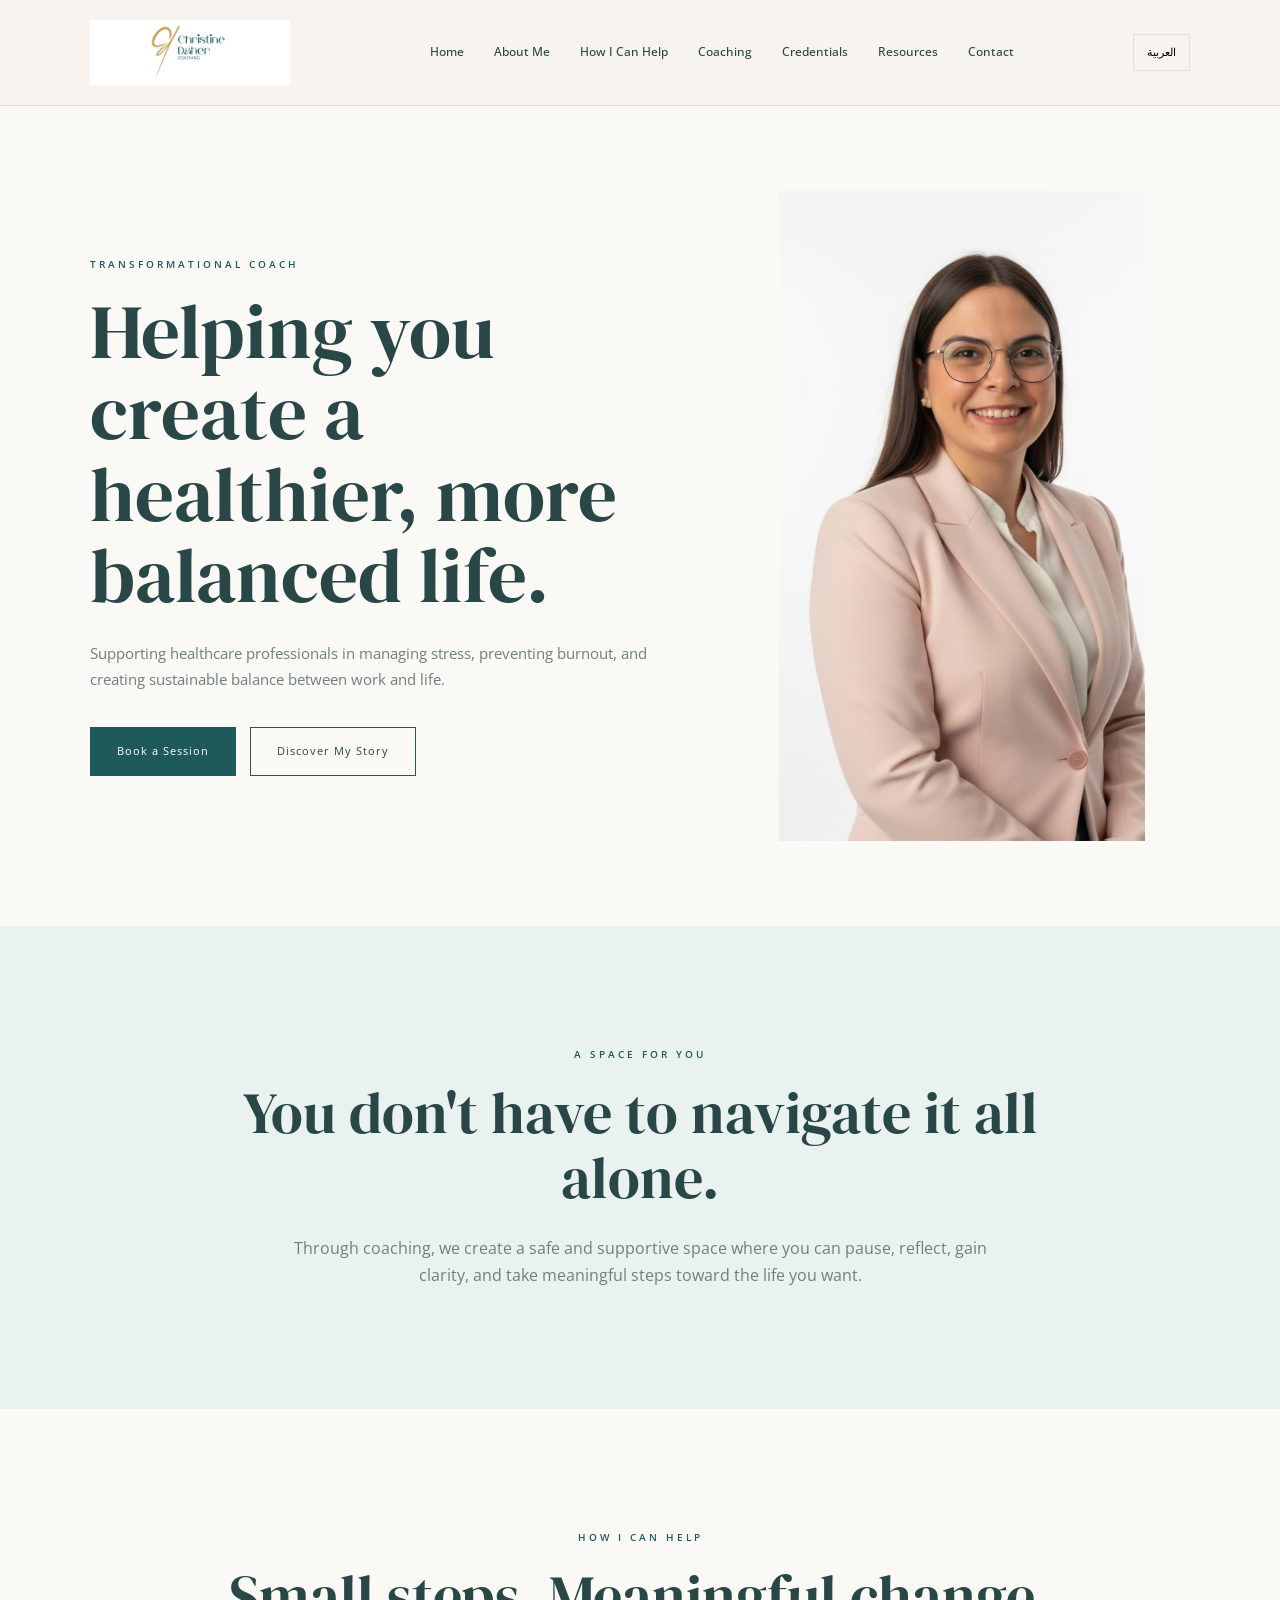
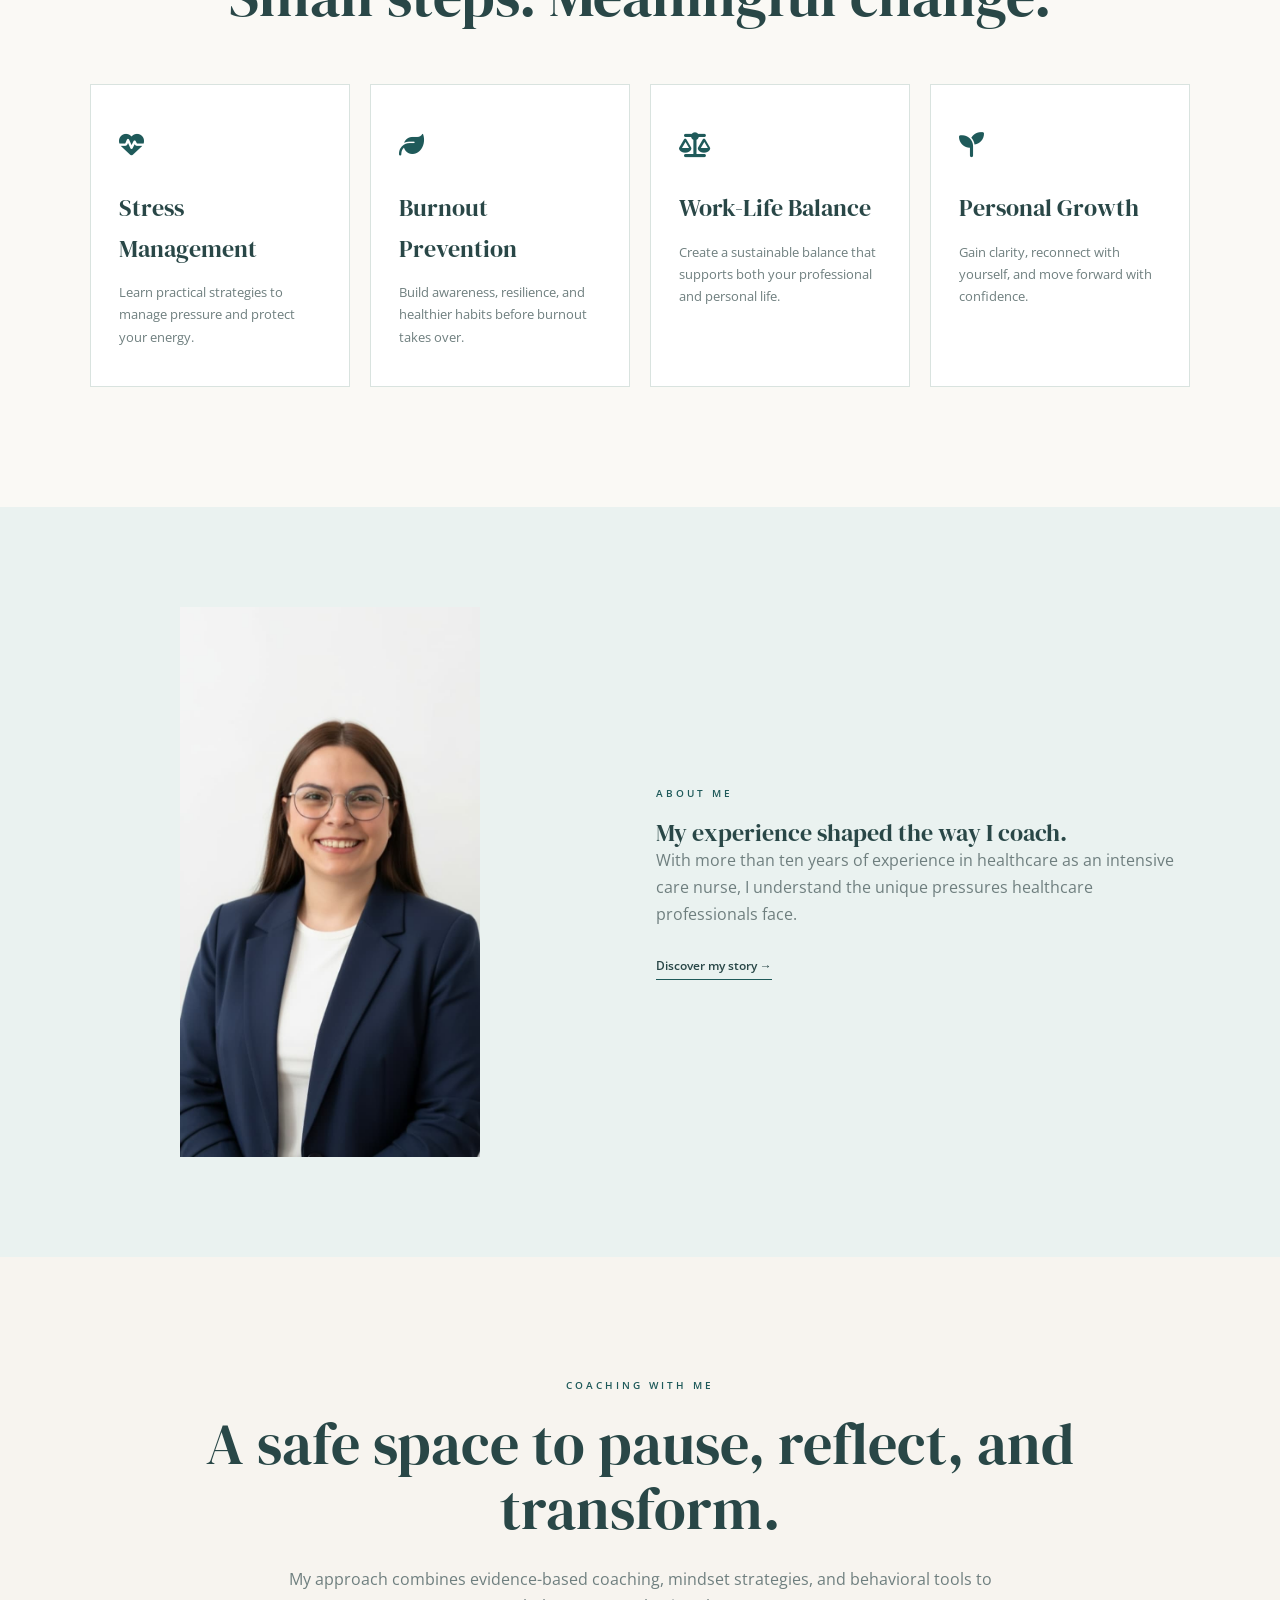
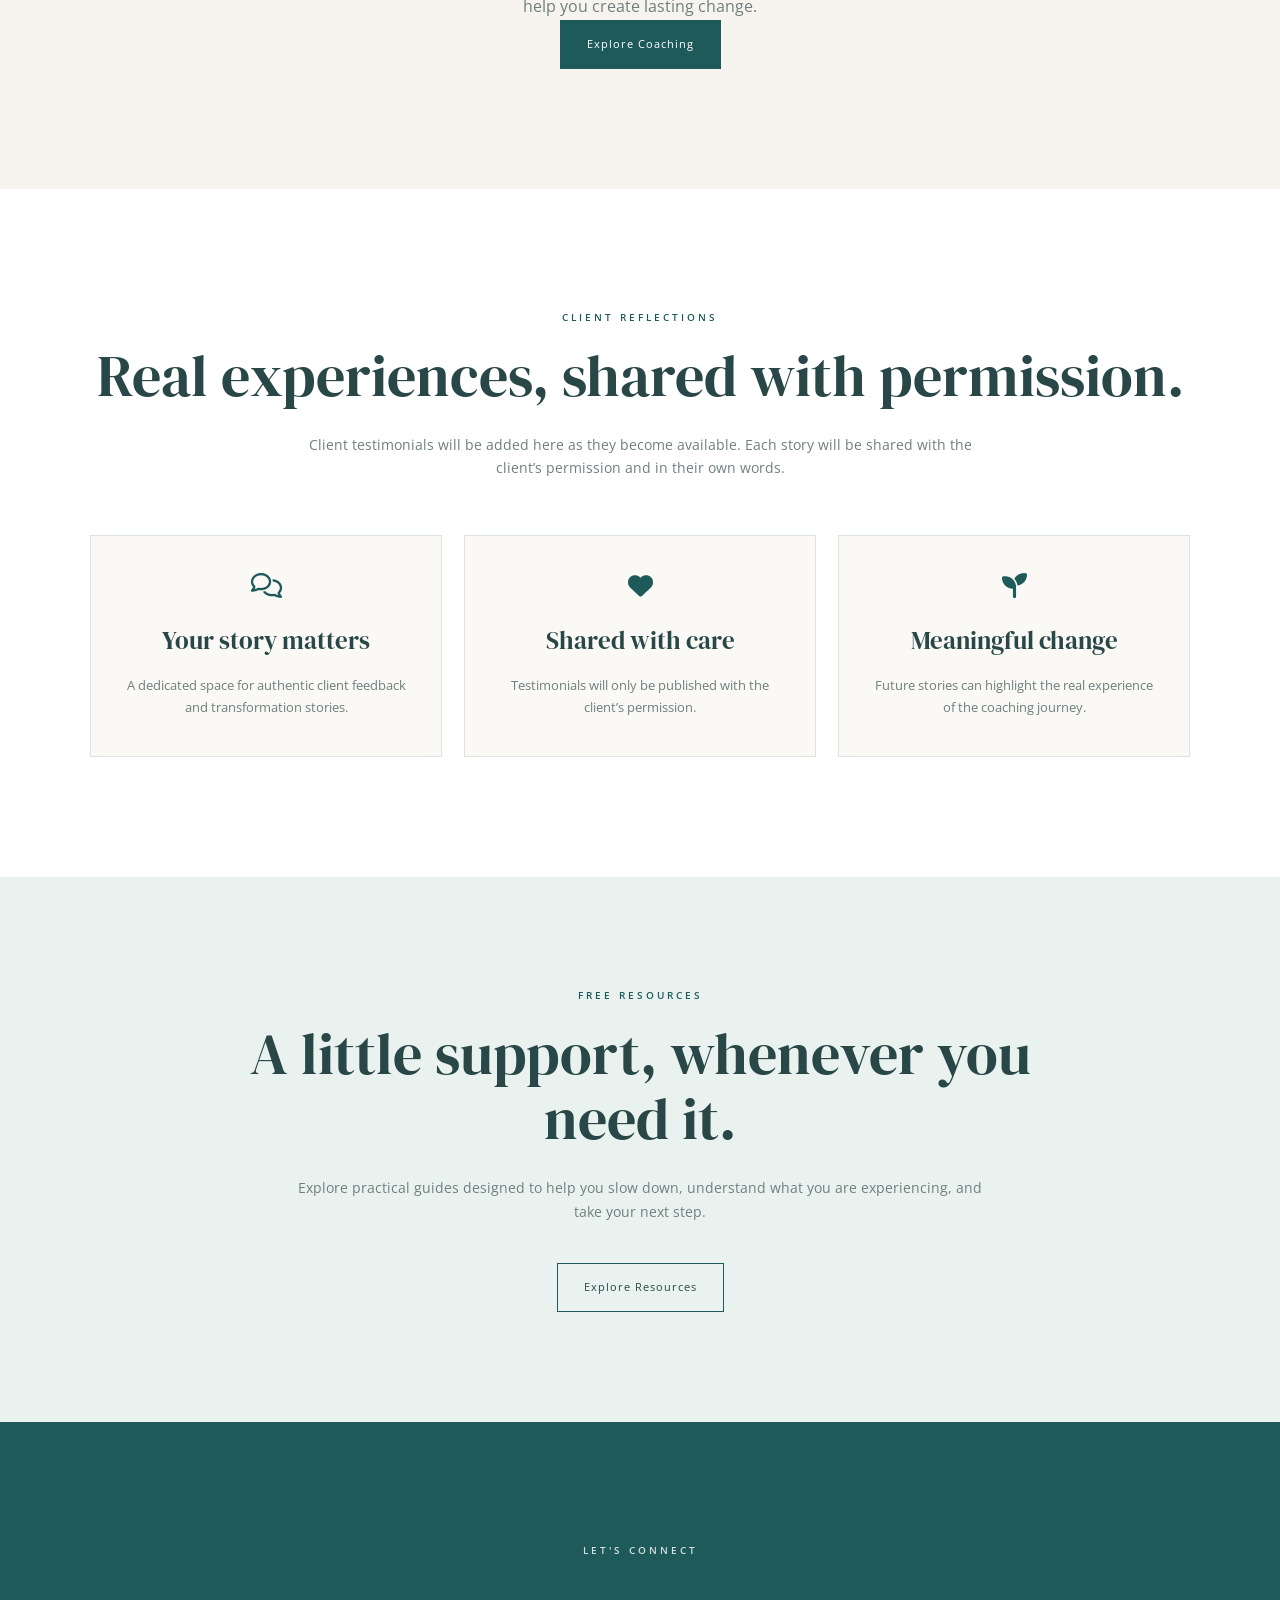
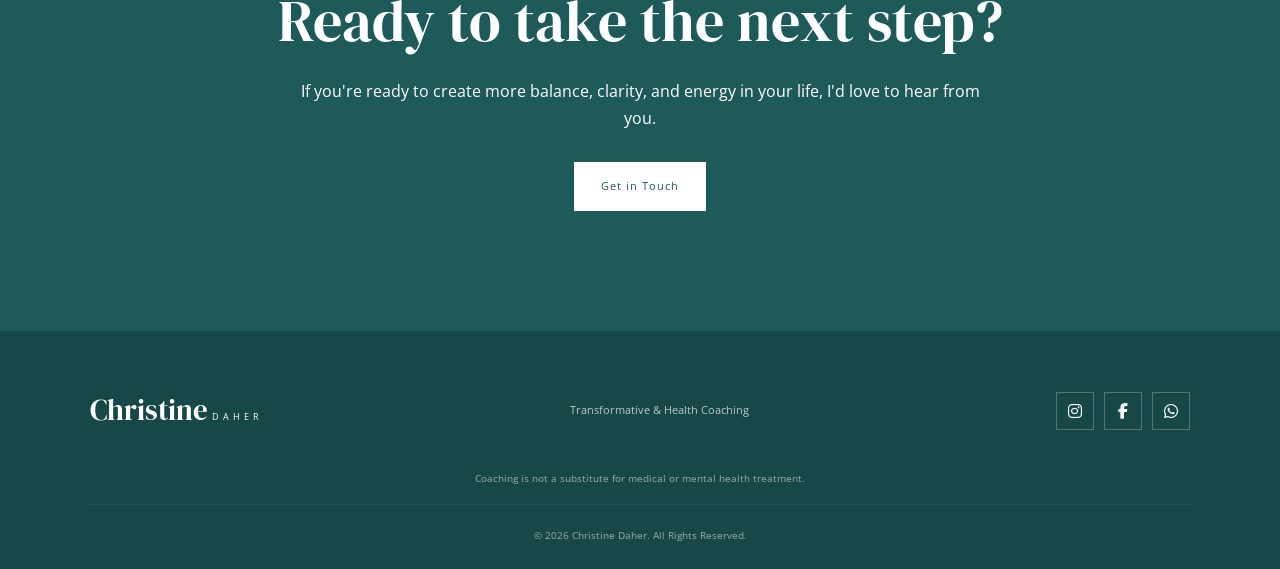
<file: index.html>
<!DOCTYPE html>
<html lang="en" dir="ltr">
    <head>
        <meta charset="UTF-8">
        <meta name="viewport" content="width=device-width,initial-scale=1.0">
        <title>Christine Daher | Transformative & Health Coach</title>
        <link rel="stylesheet" href="style.css">
        <link rel="preconnect" href="https://fonts.googleapis.com">
        <link rel="preconnect" href="https://fonts.gstatic.com" crossorigin>
        <link href="https://fonts.googleapis.com/css2?family=DM+Serif+Display&family=Open+Sans:wght@300;400;500;600;700&display=swap" rel="stylesheet">
        <link rel="stylesheet" href="https://cdnjs.cloudflare.com/ajax/libs/font-awesome/6.5.2/css/all.min.css">
    </head>
    <body>
<header class="navbar">
    <a href="index.html" class="logo">
      <img src="images/logo.png" alt="Chiristine daher">
    </a>
    <nav class="nav-links">
        <a href="index.html" data-en="Home"
         data-ar="الرئيسية">Home</a>
         <a href="about.html" data-en="About Me" 
         data-ar="من أنا">About Me</a>
         <a href="services.html" data-en="How I Can Help" 
         data-ar="كيف يمكنني مساعدتك">How I Can Help</a>
         <a href="coaching.html" data-en="Coaching" data-ar="الكوتشينغ">Coaching</a>
         <a href="credentials.html" data-en="Credentials" 
         data-ar="الشهادات">Credentials</a>
         <a href="resources.html"
          data-en="Resources" data-ar="المصادر">Resources</a>
          <a href="contact.html" data-en="Contact" data-ar="تواصل معي">Contact</a>
        </nav>
        <div class="nav-actions">
            <button id="languageBtn" class="language-btn">العربية</button>
            <button class="menu-btn" id="menuBtn">
                <i class="fas fa-bars"></i>
            </button>
        </div>
    </header>
<div class="mobile-menu" id="mobileMenu">
    <a href="index.html" data-en="Home" data-ar="الرئيسية">Home</a>
    <a href="about.html" data-en="About Me" data-ar="من أنا">About Me</a>
    <a href="services.html" data-en="How I Can Help" 
    data-ar="كيف يمكنني مساعدتك">How I Can Help</a>
    <a href="coaching.html" data-en="Coaching" data-ar="الكوتشينغ">Coaching</a>
    <a href="credentials.html" data-en="Credentials" data-ar="الشهادات">Credentials</a>
    <a href="resources.html" data-en="Resources" 
    data-ar="المصادر">Resources</a>
    <a href="contact.html" data-en="Contact" data-ar="تواصل معي">Contact</a>
</div>
<main>
    <section class="hero">
        <div class="hero-content">
            <p class="hero-small" data-en="TRANSFORMATIONAL COACH" 
            data-ar="كوتش في التحوّل والصحة">TRANSFORMATIONAL COACH</p>
            <h1 data-en="Helping you create a healthier, more balanced life." 
            data-ar="أرافقك نحو حياة أكثر توازناً وصحة.">
            Helping you create a healthier, more balanced life.</h1>
            <p class="hero-text" data-en="Supporting healthcare professionals in managing stress, preventing burnout, and creating sustainable balance between work and life."
             data-ar="أدعم العاملين في مجال الرعاية الصحية في إدارة الضغوط، والوقاية من الإرهاق المهني، وبناء توازن مستدام بين العمل والحياة.">
             Supporting healthcare professionals in managing stress, preventing burnout, and creating sustainable balance between work and life.</p>
             <div class="hero-buttons">
                <a href="contact.html" class="btn primary-btn" data-en="Book a Session" data-ar="احجز جلسة">
                    Book a Session</a>
                    <a href="about.html" class="btn secondary-btn" data-en="Discover My Story" 
                    data-ar="اكتشف قصتي">Discover My Story</a>
                </div>
            </div>
            <div class="hero-image">
                <img src="images/christine-hero.jpeg" alt="Christine Daher"></div>
            </section>
<section class="intro">
    <p class="section-label" data-en="A SPACE FOR YOU" 
    data-ar="مساحة مخصصة لك">A SPACE FOR YOU</p>
    <h2 data-en="You don't have to navigate it all alone." 
    data-ar="لست مضطراً لخوض كل شيء بمفردك.">
    You don't have to navigate it all alone.</h2>
    <p data-en="Through coaching, we create a safe and supportive space where you can pause, reflect, gain clarity, and take meaningful steps toward the life you want."
     data-ar="من خلال الكوتشينغ، أخلق مساحة آمنة وداعمة تساعدك على التوقف، والتأمل، واكتساب الوضوح، واتخاذ خطوات حقيقية نحو الحياة التي تريدها.">Through coaching, we create a safe and supportive space where you can pause, reflect, gain clarity, and take meaningful steps toward the life you want.</p></section>
<section class="services" id="services">
    <div class="section-heading">
        <p class="section-label" data-en="HOW I CAN HELP" 
        data-ar="كيف يمكنني مساعدتك">HOW I CAN HELP</p>
        <h2 data-en="Small steps. Meaningful change."
        data-ar="خطوات صغيرة. تغيير حقيقي.">Small steps. Meaningful change.</h2>
    </div>
    <div class="services-grid">
        <div class="service-card">
            <div class="service-icon">
                <i class="fa-solid fa-heart-pulse"></i>
            </div>
            <h3 data-en="Stress Management" data-ar="إدارة الضغوط">Stress Management</h3>
            <p data-en="Learn practical strategies to manage pressure and protect your energy." 
            data-ar="اكتساب استراتيجيات عملية لإدارة الضغوط وحماية طاقتك.">
            Learn practical strategies to manage pressure and protect your energy.</p>
        </div>
        <div class="service-card">
            <div class="service-icon">
                <i class="fa-solid fa-leaf"></i>
            </div>
            <h3 data-en="Burnout Prevention" 
            data-ar="الوقاية من الإرهاق المهني">Burnout Prevention</h3>
            <p data-en="Build awareness, resilience, and healthier habits before burnout takes over." 
            data-ar="طوّر الوعي والمرونة والعادات الصحية للوقاية من الإرهاق المهني.">
            Build awareness, resilience, and healthier habits before burnout takes over.</p>
        </div>
        <div class="service-card"><div class="service-icon">
            <i class="fa-solid fa-scale-balanced"></i>
        </div>
        <h3 data-en="Work-Life Balance" 
        data-ar="التوازن بين العمل والحياة">Work-Life Balance</h3>
        <p data-en="Create a sustainable balance that supports both your professional and personal life." 
        data-ar="ابنِ توازناً مستداماً يدعم حياتك المهنية والشخصية.">
        Create a sustainable balance that supports both your professional and personal life.</p>
    </div>
    <div class="service-card">
        <div class="service-icon">
            <i class="fa-solid fa-seedling"></i>
        </div>
        <h3 data-en="Personal Growth" data-ar="النمو الشخصي">Personal Growth</h3>
        <p data-en="Gain clarity, reconnect with yourself, and move forward with confidence." 
        data-ar="اكتسب الوضوح، وأعد التواصل مع ذاتك، وتقدم بثقة.">
        Gain clarity, reconnect with yourself, and move forward with confidence.</p>
    </div>
</div>
</section>
<section class="about-preview">
    <div class="about-image">
        <img src="images/christine-about.jpeg" alt="Christine Daher">
    </div>
    <div class="about-content">
        <p class="section-label" data-en="ABOUT ME" data-ar="من أنا">ABOUT ME</p>
        <h2 data-en="My experience shaped the way I coach." 
        data-ar="خبرتي شكّلت الطريقة التي أمارس بها الكوتشينغ.">
        My experience shaped the way I coach.</h2>
        <p data-en="With more than ten years of experience in healthcare as an intensive care nurse, I understand the unique pressures healthcare professionals face." 
        data-ar="بخبرة تمتد لأكثر من عشر سنوات في المجال الصحي كممرضة في العناية الفائقة، أفهم بشكل عميق الضغوط والتحديات التي يواجهها العاملون في مجال الرعاية الصحية.">
        With more than ten years of experience in healthcare as an intensive care nurse, I understand the unique pressures healthcare professionals face.</p><a href="about.html" class="text-link" data-en="Discover my story →" 
        data-ar="اكتشف قصتي ←">Discover my story →</a>
    </div>
</section>
<section class="coaching">
    <p class="section-label" data-en="COACHING WITH ME" 
    data-ar="الكوتشينغ معي">COACHING WITH ME</p>
    <h2 data-en="A safe space to pause, reflect, and transform."
     data-ar="مساحة آمنة للتوقف، والتأمل، والتحوّل.">
     A safe space to pause, reflect, and transform.</h2>
     <p data-en="My approach combines evidence-based coaching, mindset strategies, and behavioral tools to help you create lasting change."
      data-ar="أجمع في عملي بين الكوتشينغ المبني على الأدلة، واستراتيجيات التفكير، والأدوات السلوكية لمساعدتك على إحداث تغيير مستدام.">
      My approach combines evidence-based coaching, mindset strategies, and behavioral tools to help you create lasting change.</p>
      <a href="coaching.html" class="btn primary-btn" data-en="Explore Coaching"
       data-ar="اكتشف الكوتشينغ">Explore Coaching</a>
    </section>

<section class="testimonials-section">
<div class="section-heading">
<p class="section-label" data-en="CLIENT REFLECTIONS" 
data-ar="آراء العملاء">CLIENT REFLECTIONS</p>
<h2 data-en="Real experiences, shared with permission."
 data-ar="تجارب حقيقية، تُشارك بإذن أصحابها.">Real experiences, shared with permission.</h2>
<p class="section-intro" data-en="Client testimonials will be added here as they become available. Each story will be shared with the client’s permission and in their own words."
 data-ar="ستتم إضافة شهادات العملاء هنا عند توفرها. سيتم مشاركة كل تجربة بإذن صاحبها وبكلماته الخاصة.">
 Client testimonials will be added here as they become available. Each story will be shared with the client’s permission and in their own words.</p>
</div>
<div class="testimonial-placeholder-grid">
<div class="testimonial-placeholder">
    <i class="fa-regular fa-comments"></i>
    <h3 data-en="Your story matters" data-ar="تجربتك مهمة">Your story matters</h3>
    <p data-en="A dedicated space for authentic client feedback and transformation stories."
     data-ar="مساحة مخصصة لآراء العملاء الحقيقية وقصص التغيير.">
     A dedicated space for authentic client feedback and transformation stories.</p>
    </div>
<div class="testimonial-placeholder">
    <i class="fa-solid fa-heart"></i>
    <h3 data-en="Shared with care" data-ar="تُشارك بعناية">Shared with care</h3>
    <p data-en="Testimonials will only be published with the client’s permission." 
    data-ar="لن يتم نشر أي شهادة إلا بعد الحصول على إذن العميل.">
    Testimonials will only be published with the client’s permission.</p>
</div>
<div class="testimonial-placeholder">
    <i class="fa-solid fa-seedling"></i>
    <h3 data-en="Meaningful change" data-ar="تغيير ذو معنى">Meaningful change</h3>
    <p data-en="Future stories can highlight the real experience of the coaching journey." 
    data-ar="يمكن للقصص المستقبلية أن تُظهر التجربة الحقيقية لرحلة الكوتشينغ.">
    Future stories can highlight the real experience of the coaching journey.</p>
</div>
</div>
</section>

<section class="resources-preview">
<div class="section-heading">
<p class="section-label" data-en="FREE RESOURCES" data-ar="مصادر مجانية">FREE RESOURCES</p>
<h2 data-en="A little support, whenever you need it."
 data-ar="قليل من الدعم، عندما تحتاج إليه.">A little support, whenever you need it.</h2>
<p class="section-intro" data-en="Explore practical guides designed to help you slow down, understand what you are experiencing, and take your next step."
 data-ar="اكتشف أدلة عملية تساعدك على التمهّل، وفهم ما تمرّ به، واتخاذ خطوتك التالية.">
 Explore practical guides designed to help you slow down, understand what you are experiencing, and take your next step.</p>
<a href="resources.html" class="btn secondary-btn" data-en="Explore Resources" data-ar="اكتشف المصادر">Explore Resources</a>
</div>
</section>
<section class="contact">
    <p class="section-label" data-en="LET'S CONNECT" data-ar="لنتواصل">LET'S CONNECT</p>
    <h2 data-en="Ready to take the next step?" 
    data-ar="هل أنت مستعد لاتخاذ الخطوة التالية؟">Ready to take the next step?</h2>
    <p data-en="If you're ready to create more balance, clarity, and energy in your life, I'd love to hear from you." 
    data-ar="إذا كنت مستعداً لصنع المزيد من التوازن والوضوح والطاقة في حياتك، يسعدني أن أسمع منك.">
    If you're ready to create more balance, clarity, and energy in your life, I'd love to hear from you.</p>
    <a href="contact.html" class="btn primary-btn" data-en="Get in Touch" data-ar="تواصل معي">Get in Touch</a>
</section>
</main>
<footer>
    <div class="footer-content">
        <div class="footer-logo">
            <span>Christine</span>
            <small>Daher</small>
        </div>
        <p data-en="Transformative & Health Coaching" 
        data-ar="الكوتشينغ التحوّلي والصحّي">Transformational Coach</p>
        <div class="social-icons">
            <a href="https://www.instagram.com/coach.christinedaher/" aria-label="Instagram">
                <i class="fab fa-instagram"></i>
            </a>
            <a href="https://www.facebook.com/people/Coach-Christine-Daher/61581921083925/?locale=sw_KE#" aria-label="Facebook">
                <i class="fab fa-facebook-f"></i>
            </a>
           <a href="https://wa.me/9613268496" 
            target="-blank" aria-label="Whatsapp">
                <i class="fab fa-whatsapp"></i>
            </a>
        </div>
    </div>
    <p class="footer-disclaimer" data-en="Coaching is not a substitute for medical or mental health treatment." 
    data-ar="الكوتشينغ لا يُعد بديلاً عن العلاج الطبي أو علاج الصحة النفسية.">Coaching is not a substitute for medical or mental health treatment.</p>
    <div class="copyright">© 2026 Christine Daher. All Rights Reserved.</div>
</footer>
<script src="script.js"></script>
</body>
</html>
</file>
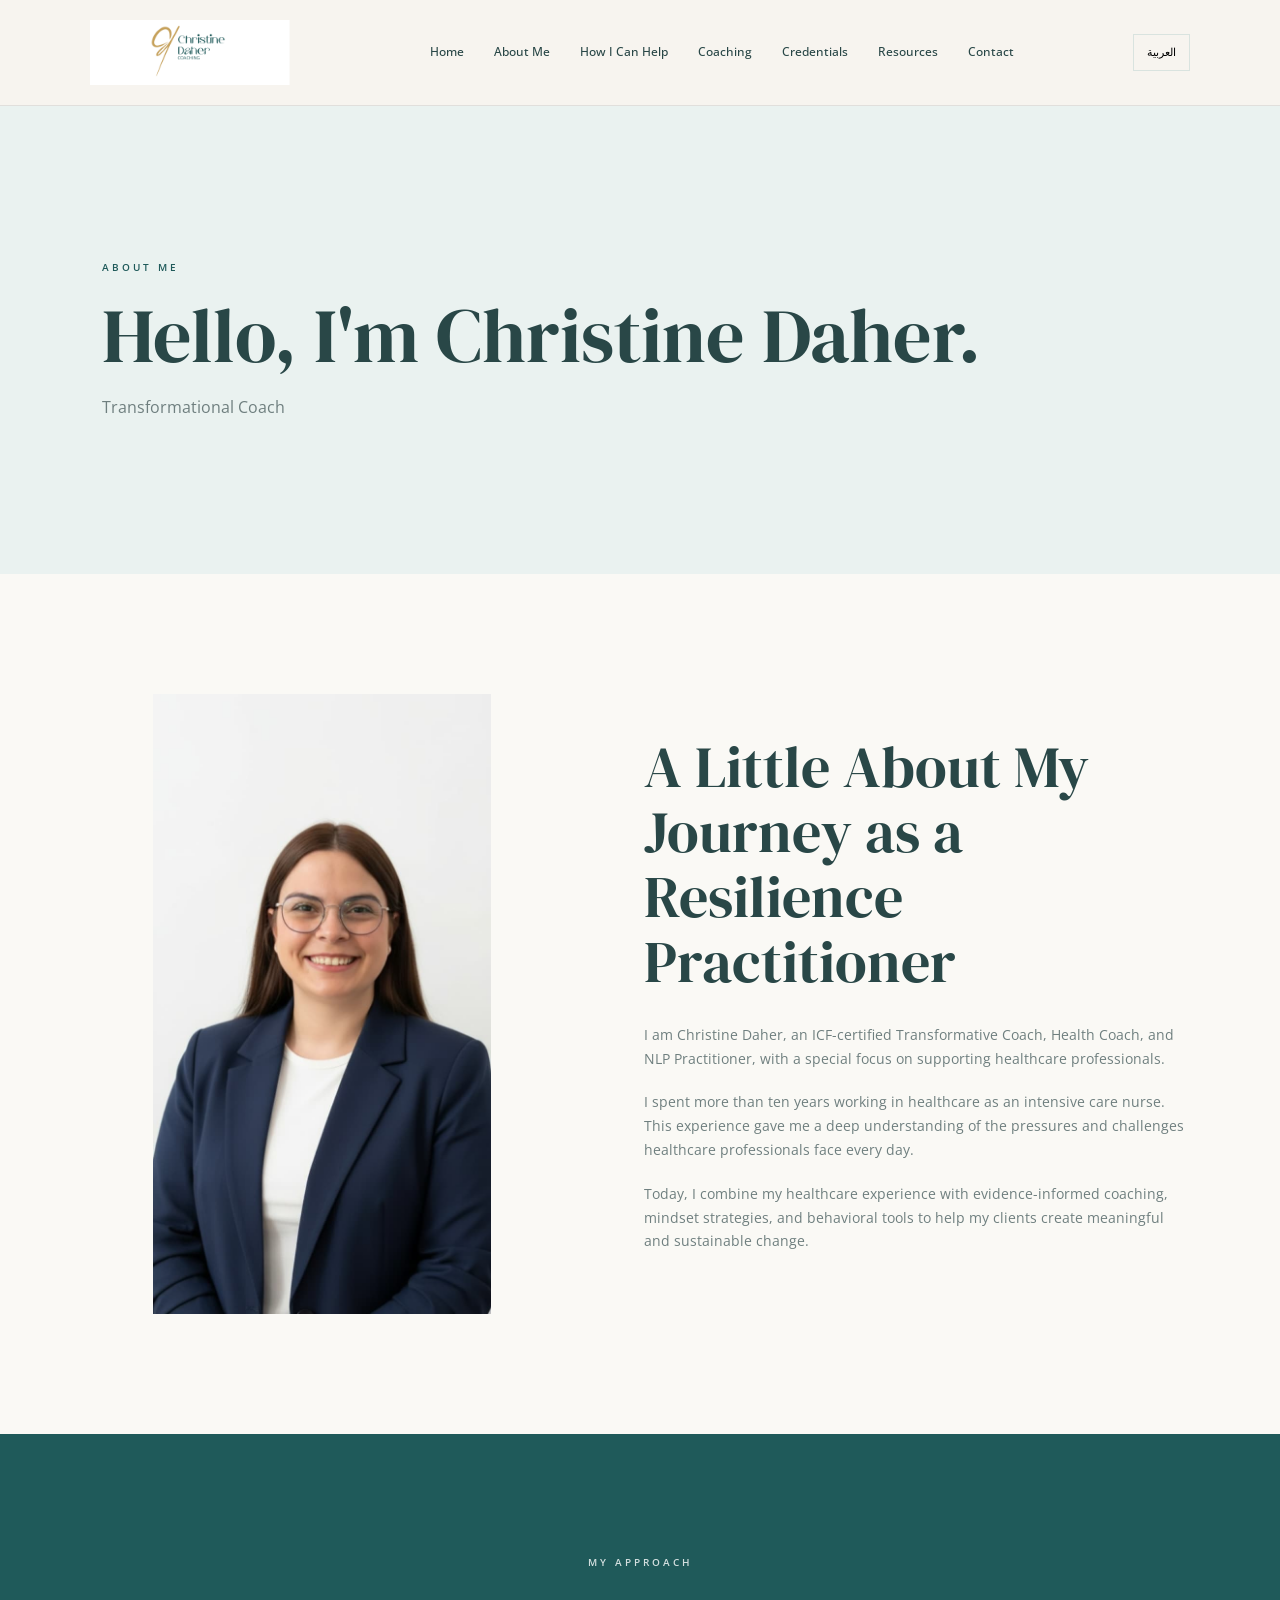
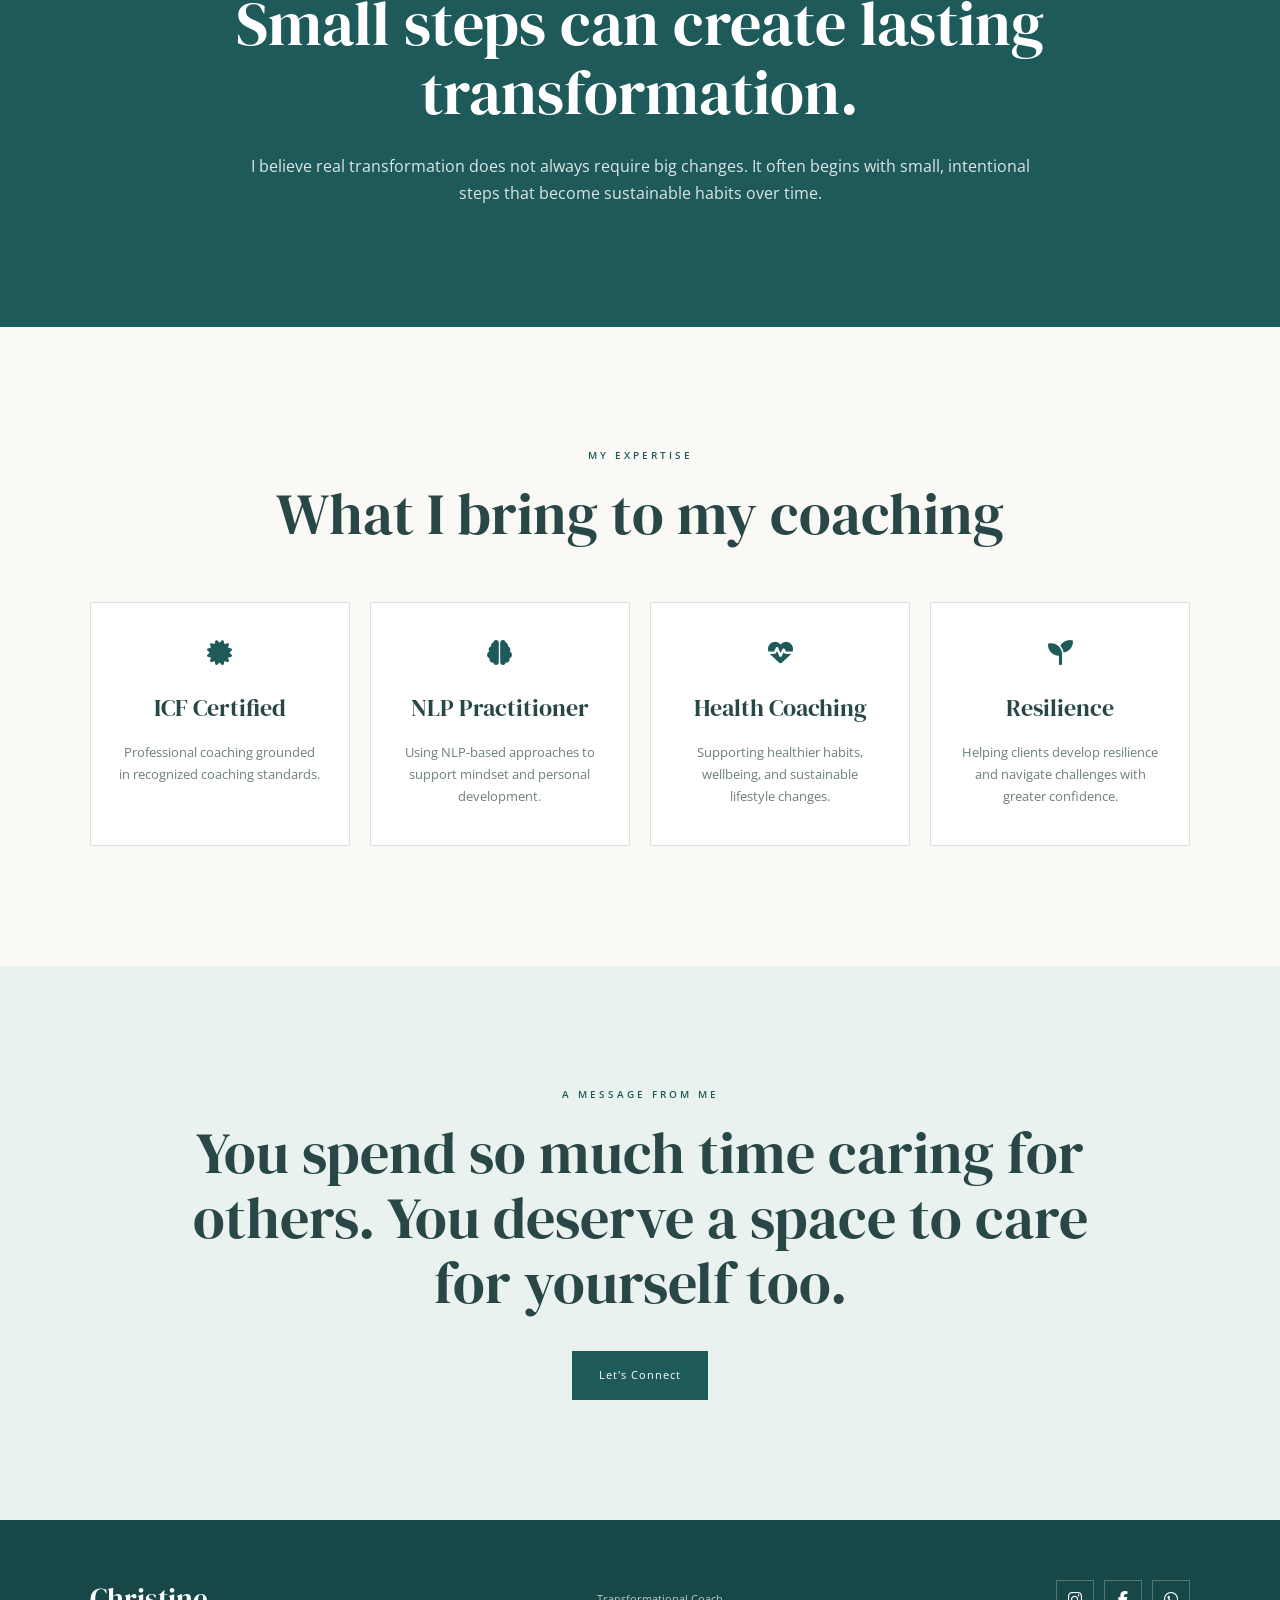
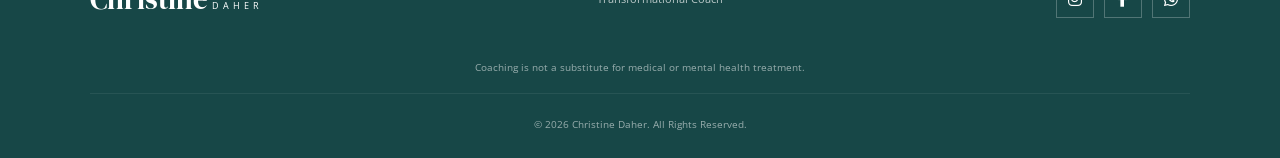
<file: about.html>
<!DOCTYPE html>
<html lang="en" dir="ltr">
    <head>
        <meta charset="UTF-8">
        <meta name="viewport" content="width=device-width,initial-scale=1.0">
        <title>About Me | Christine Daher</title>
        <link rel="stylesheet" href="style.css">
        <link rel="preconnect" href="https://fonts.googleapis.com">
        <link rel="preconnect" href="https://fonts.gstatic.com" crossorigin>
        <link href="https://fonts.googleapis.com/css2?family=DM+Serif+Display&family=Open+Sans:wght@300;400;500;600;700&display=swap" rel="stylesheet">
        <link rel="stylesheet" href="https://cdnjs.cloudflare.com/ajax/libs/font-awesome/6.5.2/css/all.min.css">
    </head>
    <body>
<header class="navbar">
    <a href="index.html" class="logo">
        <img src="images/logo.png" alt="Christine Daher">
    </a>
    <nav class="nav-links">
        <a href="index.html" data-en="Home" data-ar="الرئيسية">Home</a>
        <a href="about.html" data-en="About Me" data-ar="من أنا">About Me</a>
        <a href="services.html" data-en="How I Can Help" data-ar="كيف يمكنني مساعدتك">How I Can Help</a>
        <a href="coaching.html" data-en="Coaching" data-ar="الكوتشينغ">Coaching</a>
        <a href="credentials.html" data-en="Credentials" data-ar="الشهادات">Credentials</a>
        <a href="resources.html" data-en="Resources" data-ar="المصادر">Resources</a>
        <a href="contact.html" data-en="Contact" data-ar="تواصل معي">Contact</a>
    </nav>
    <div class="nav-actions">
        <button id="languageBtn" class="language-btn">العربية</button>
        <button class="menu-btn" id="menuBtn">
            <i class="fas fa-bars"></i>
        </button>
    </div>
</header>
<div class="mobile-menu" id="mobileMenu">
    <a href="index.html" data-en="Home" data-ar="الرئيسية">Home</a>
    <a href="about.html" data-en="About Me" data-ar="من أنا">About Me</a>
    <a href="services.html" data-en="How I Can Help" data-ar="كيف يمكنني مساعدتك">How I Can Help</a>
    <a href="coaching.html" data-en="Coaching" data-ar="الكوتشينغ">Coaching</a>
    <a href="credentials.html" data-en="Credentials" data-ar="الشهادات">Credentials</a>
    <a href="resources.html" data-en="Resources" data-ar="المصادر">Resources</a>
    <a href="contact.html" data-en="Contact" data-ar="تواصل معي">Contact</a>
</div>
<section class="about-hero">
    <p class="section-label" data-en="ABOUT ME" data-ar="من أنا">ABOUT ME</p>
    <h1 data-en="Hello, I'm Christine Daher." data-ar="مرحباً، أنا كريستين ضاهر.">
        Hello, I'm Christine Daher.</h1>
        <p data-en="Transformational Coach"
         data-ar="كوتش في تطوير الذات والتحوّل والصحة">Transformative & Health Coach</p>
        </section>
<section class="about-main">
    <div class="about-main-image">
        <img src="images/christine-about.jpeg" alt="Christine Daher">
    </div>
    <div class="about-main-content">
        <h2 data-en="A Little About My Journey as a Resilience Practitioner" data-ar="نبذة عن رحلتي">
            A Little About My Journey as a Resilience Practitioner</h2>
            <p data-en="I am Christine Daher, an ICF-certified Transformative Coach, Health Coach, and NLP Practitioner, with a special focus on supporting healthcare professionals."
             data-ar="أنا كريستين ضاهر، كوتش تحوّلي معتمدة من ICF، وكوتش صحّة، وممارسة في البرمجة اللغوية العصبية (NLP)، مع اهتمام خاص بدعم العاملين في مجال الرعاية الصحية.">
             I am Christine Daher, an ICF-certified Transformative Coach, Health Coach, and NLP Practitioner, with a special focus on supporting healthcare professionals.</p>
             <p data-en="I spent more than ten years working in healthcare as an intensive care nurse. This experience gave me a deep understanding of the pressures and challenges healthcare professionals face every day."
              data-ar="أمضيت أكثر من عشر سنوات في المجال الصحي كممرضة في العناية الفائقة، وهذه التجربة منحتني فهماً عميقاً للتحديات والضغوط التي يواجهها مقدّمو الرعاية الصحية بشكل يومي.">
              I spent more than ten years working in healthcare as an intensive care nurse. This experience gave me a deep understanding of the pressures and challenges healthcare professionals face every day.</p>
              <p data-en="Today, I combine my healthcare experience with evidence-informed coaching, mindset strategies, and behavioral tools to help my clients create meaningful and sustainable change."
               data-ar="اليوم، أدمج خبرتي في المجال الصحي مع الكوتشينغ المبني على أساليب مستنيرة بالأدلة والاستراتيجيات الذهنية والسلوكية، لمساعدة عملائي على إحداث تغييرات واقعية ومستدامة في حياتهم.">
               Today, I combine my healthcare experience with evidence-informed coaching, mindset strategies, and behavioral tools to help my clients create meaningful and sustainable change.</p>
            </div>
        </section>
<section class="about-philosophy">
    <div class="philosophy-content">
        <p class="section-label" data-en="MY APPROACH"
         data-ar="نهجي في الكوتشينغ">MY APPROACH</p>
         <h2 data-en="Small steps can create lasting transformation."
          data-ar="الخطوات الصغيرة يمكن أن تصنع تحوّلاً دائماً.">
          Small steps can create lasting transformation.</h2>
          <p data-en="I believe real transformation does not always require big changes. It often begins with small, intentional steps that become sustainable habits over time." 
          data-ar="أؤمن بأن التحوّل الحقيقي لا يحتاج دائماً إلى تغييرات كبيرة، بل يبدأ غالباً بخطوات صغيرة وواعية تتحول مع الوقت إلى عادات مستدامة.">
          My Approach

Meaningful change begins from within.

I believe that every person has the potential to create meaningful change. Through a client-centered, transformative approach, I create space for self-awareness, new perspectives, and intentional choices; empowering each person to discover their own answers and create change that lasts.</p></div></section>
<section class="expertise">
    <div class="section-heading">
        <p class="section-label" data-en="MY EXPERTISE" data-ar="مجالات خبرتي">MY EXPERTISE</p>
        <h2 data-en="What I bring to my coaching" 
        data-ar="ما أقدّمه من خلال الكوتشينغ">What I bring to my coaching</h2>
    </div>
    <div class="expertise-grid">
        <div class="expertise-card">
            <i class="fa-solid fa-certificate"></i>
            <h3 data-en="ICF Certified" data-ar="اعتماد ICF">ICF Certified</h3>
            <p data-en="Professional coaching grounded in recognized coaching standards." 
            data-ar="كوتشينغ مهني يستند إلى معايير معترف بها في مجال الكوتشينغ.">
            Professional coaching grounded in recognized coaching standards.</p>
        </div>
        <div class="expertise-card">
            <i class="fa-solid fa-brain"></i>
            <h3 data-en="NLP Practitioner" data-ar="ممارسة NLP">NLP Practitioner</h3>
            <p data-en="Using NLP-based approaches to support mindset and personal development."
             data-ar="استخدام أساليب البرمجة اللغوية العصبية لدعم التفكير والتطور الشخصي.">
             Using NLP-based approaches to support mindset and personal development.</p>
            </div>
            <div class="expertise-card">
                <i class="fa-solid fa-heart-pulse"></i>
                <h3 data-en="Health Coaching" data-ar="كوتش صحّة">Health Coaching</h3>
                <p data-en="Supporting healthier habits, wellbeing, and sustainable lifestyle changes." 
                data-ar="دعم العادات الصحية والرفاهية والتغييرات المستدامة في نمط الحياة.">
                Supporting healthier habits, wellbeing, and sustainable lifestyle changes.</p>
            </div>
            <div class="expertise-card">
                <i class="fa-solid fa-seedling"></i>
                <h3 data-en="Resilience" data-ar="المرونة النفسية">Resilience</h3>
                <p data-en="Helping clients develop resilience and navigate challenges with greater confidence." 
                data-ar="مساعدة العملاء على تطوير المرونة النفسية والتعامل مع التحديات بثقة أكبر.">
                Helping clients develop resilience and navigate challenges with greater confidence.</p>
            </div>
        </div>
    </section>

<section class="personal-message">
    <p class="section-label" data-en="A MESSAGE FROM ME" data-ar="رسالة مني إليك">
        A MESSAGE FROM ME</p>
        <h2 data-en="You spend so much time caring for others. You deserve a space to care for yourself too."
         data-ar="أنت تمضي الكثير من وقتك في رعاية الآخرين، وتستحق أيضاً مساحة تهتم فيها بنفسك.">
         You spend so much time caring for others. You deserve a space to care for yourself too.</h2>
         <a href="contact.html" class="btn primary-btn" data-en="Let's Connect" data-ar="لنتواصل">Let's Connect</a>
        </section>
<footer>
    <div class="footer-content">
        <div class="footer-logo">
            <span>Christine</span>
            <small>Daher</small>
        </div>
        <p data-en="Transformational Coach" 
        data-ar="الكوتشينغ التحوّلي والصحّي">Transformational Coach</p>
        <div class="social-icons">
            <a href="https://www.instagram.com/coach.christinedaher/" aria-label="Instagram">
                <i class="fab fa-instagram"></i>
            </a>
            <a href="https://www.facebook.com/people/Coach-Christine-Daher/61581921083925/?locale=sw_KE#" aria-label="Facebook">
                <i class="fab fa-facebook-f"></i>
            </a>
           <a href="https://wa.me/9613268496" 
            target="-blank" aria-label="Whatsapp">
                <i class="fab fa-whatsapp"></i>
            </a>
        </div>
    </div>
    <p class="footer-disclaimer" data-en="Coaching is not a substitute for medical or mental health treatment."
     data-ar="الكوتشينغ لا يُعد بديلاً عن العلاج الطبي أو علاج الصحة النفسية.">Coaching is not a substitute for medical or mental health treatment.</p>
     <div class="copyright">© 2026 Christine Daher. All Rights Reserved.</div>
    </footer>
    <script src="script.js"></script>
</body>
</html>
</file>
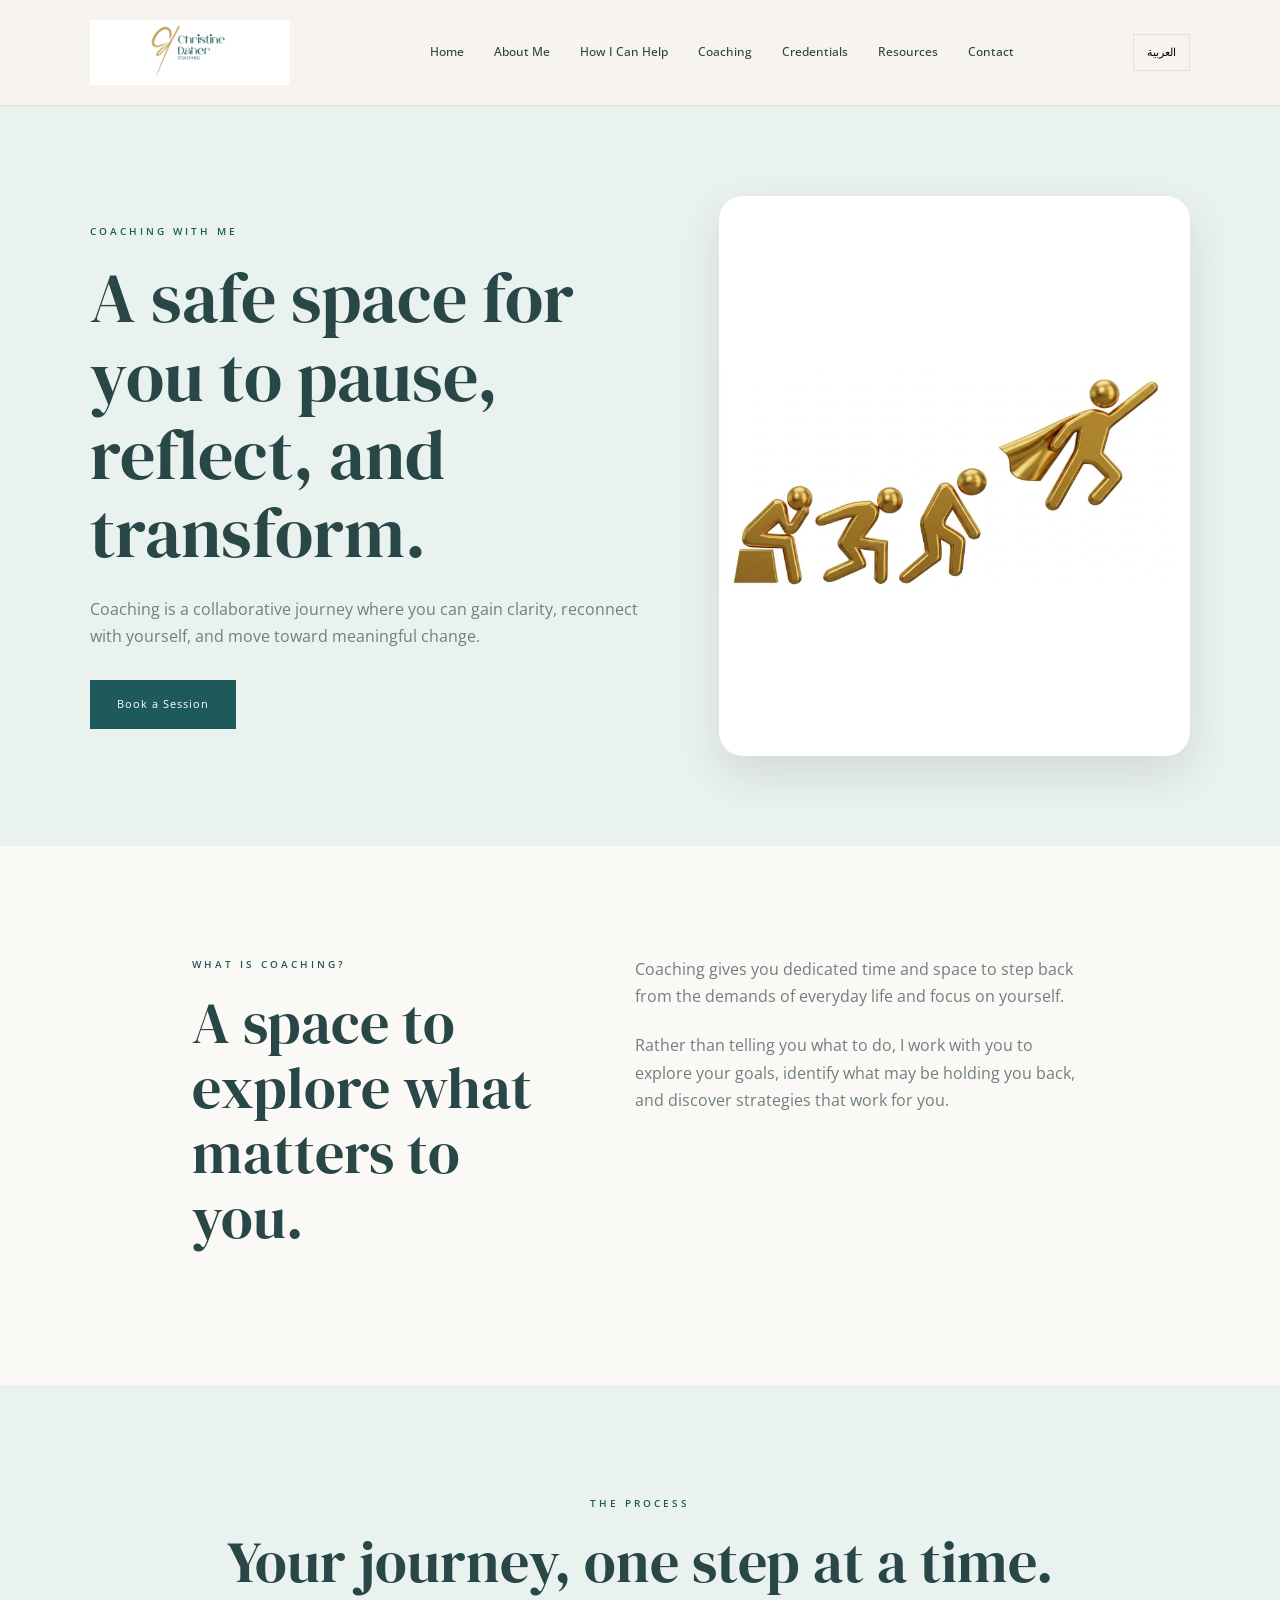
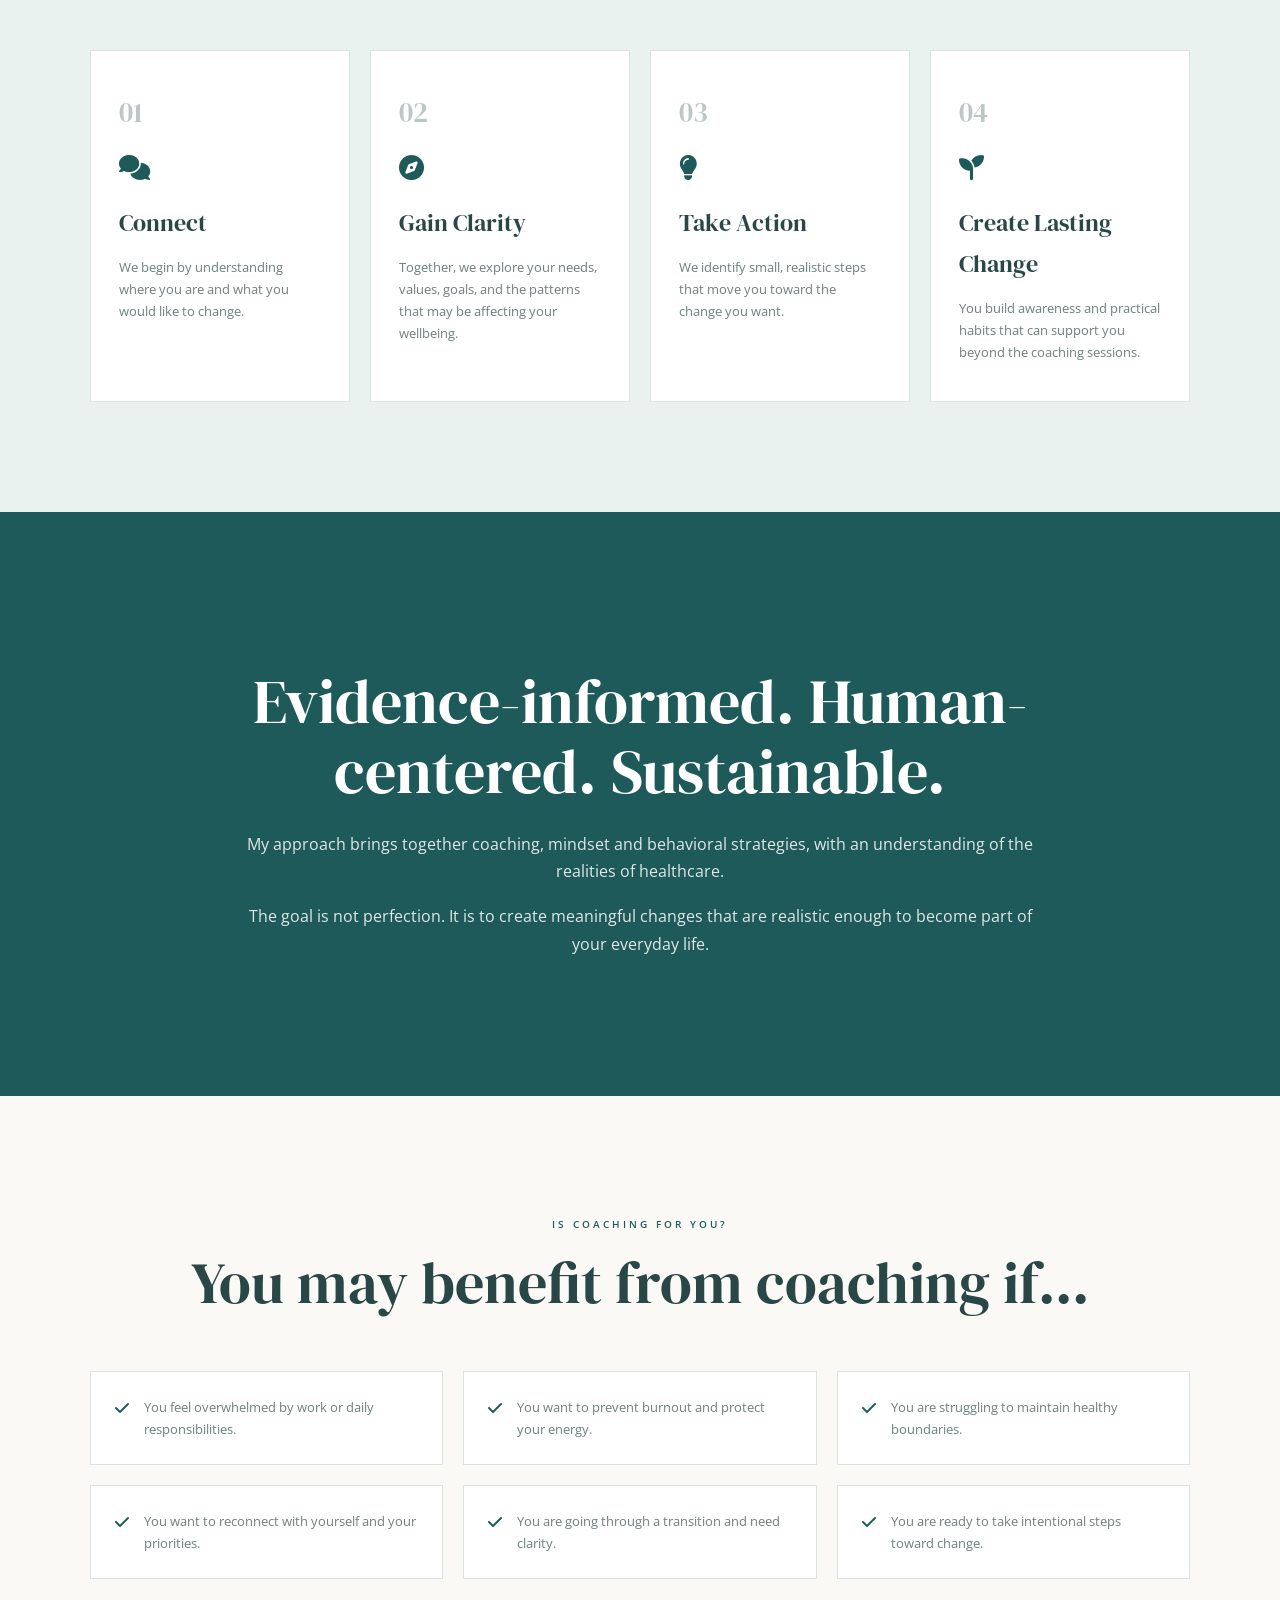
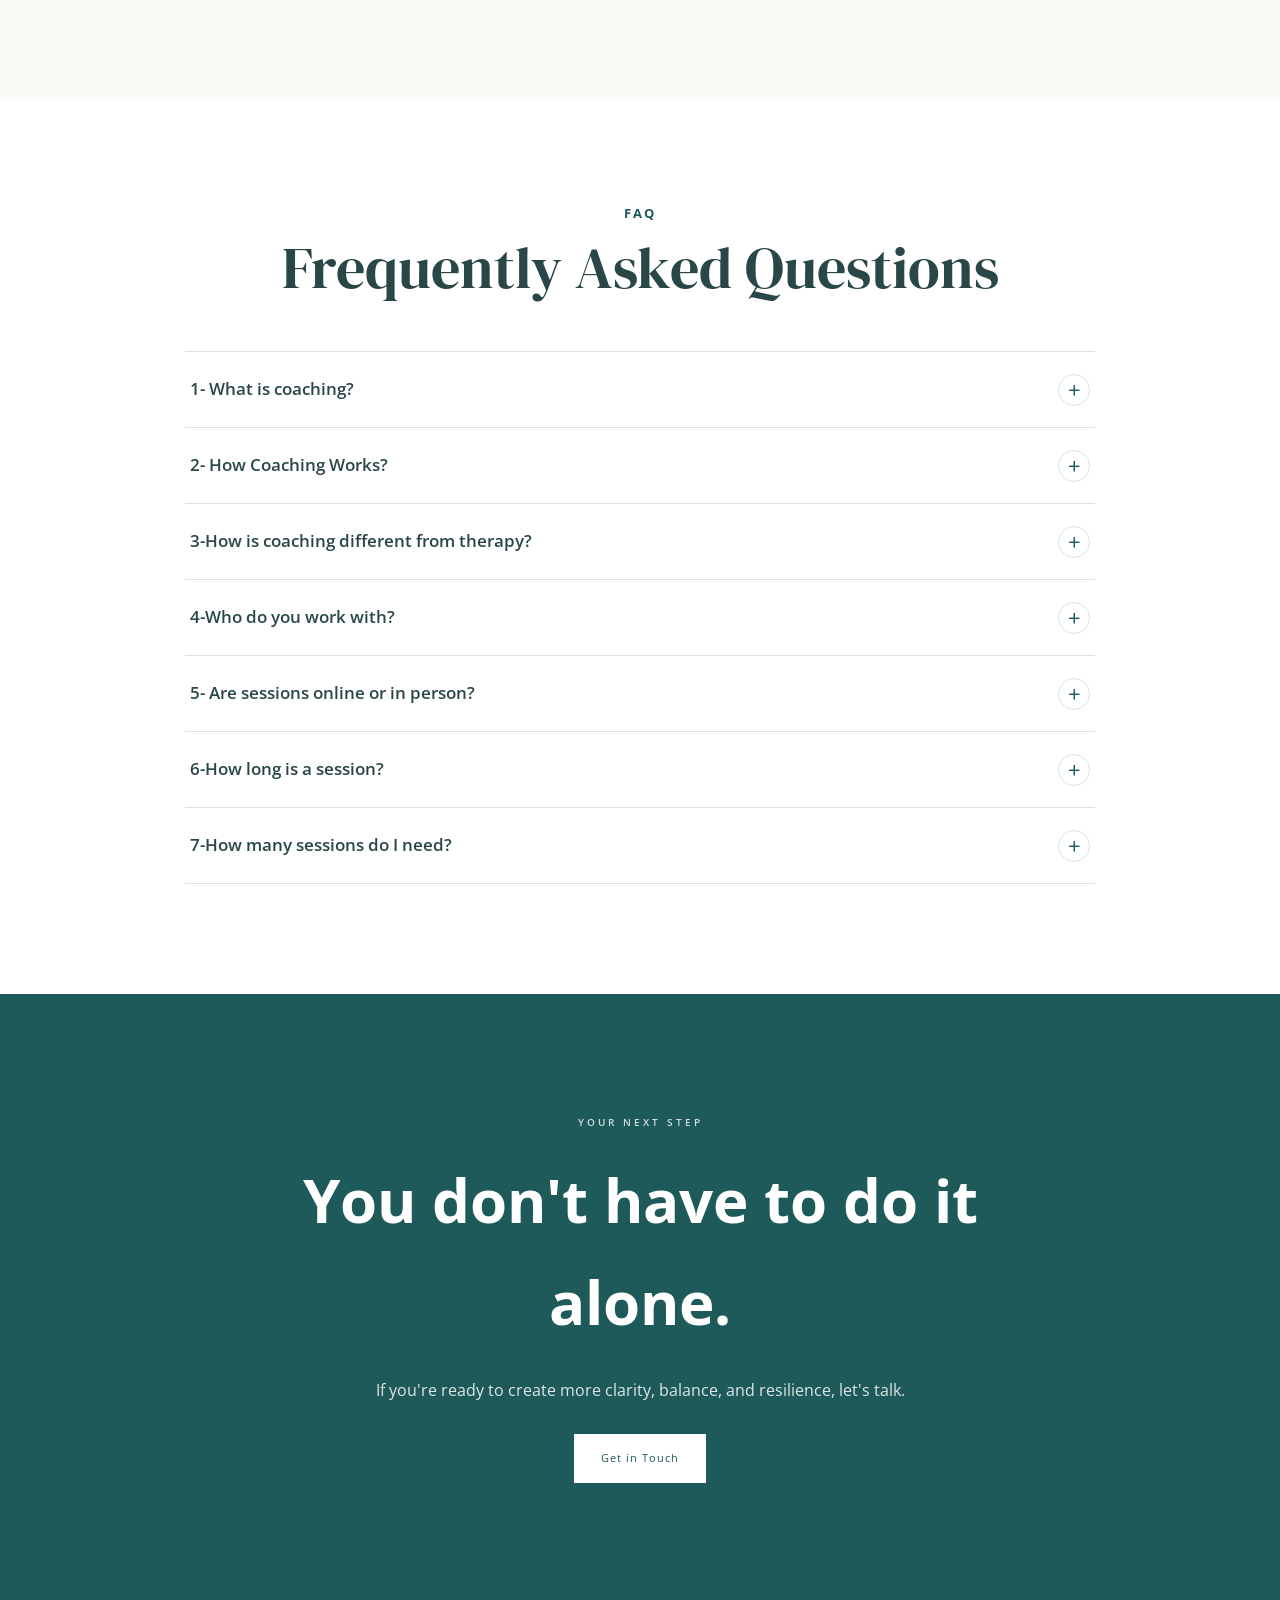
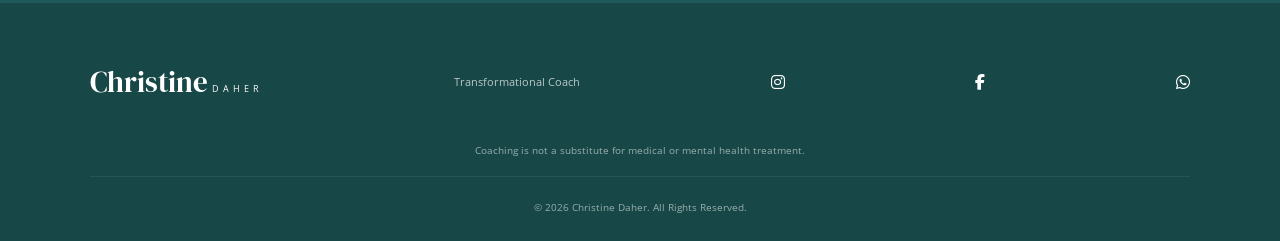
<file: coaching.html>
<!DOCTYPE html>
<html lang="en" dir="ltr">
    <head><meta charset="UTF-8">
        <meta name="viewport" content="width=device-width,initial-scale=1.0">
        <title>Coaching | Christine Daher</title>
        <link rel="stylesheet" href="style.css">
        <link rel="preconnect" href="https://fonts.googleapis.com">
        <link rel="preconnect" href="https://fonts.gstatic.com" crossorigin>
        <link href="https://fonts.googleapis.com/css2?family=DM+Serif+Display&family=Open+Sans:wght@300;400;500;600;700&display=swap" rel="stylesheet">
        <link rel="stylesheet" href="https://cdnjs.cloudflare.com/ajax/libs/font-awesome/6.5.2/css/all.min.css">
    </head>
    <body>
<header class="navbar">
    <a href="index.html" class="logo">
        <img src="images/logo.png" alt="Christine Daher">
    </a>
    <nav class="nav-links">
        <a href="index.html" data-en="Home" data-ar="الرئيسية">Home</a>
        <a href="about.html" data-en="About Me" data-ar="من أنا">About Me</a>
        <a href="services.html" data-en="How I Can Help" data-ar="كيف يمكنني مساعدتك">
            How I Can Help</a>
            <a href="coaching.html" data-en="Coaching" data-ar="الكوتشينغ">Coaching</a>
            <a href="credentials.html" data-en="Credentials" data-ar="الشهادات">Credentials</a>
            <a href="resources.html" data-en="Resources" data-ar="المصادر">Resources</a>
            <a href="contact.html" data-en="Contact" data-ar="تواصل معي">Contact</a>
        </nav>
        <div class="nav-actions">
            <button id="languageBtn" class="language-btn">العربية</button>
            <button class="menu-btn" id="menuBtn">
                <i class="fas fa-bars"></i>
            </button>
        </div>
    </header>
    <div class="mobile-menu" id="mobileMenu">
        <a href="index.html" data-en="Home" data-ar="الرئيسية">Home</a>
        <a href="about.html" data-en="About Me" data-ar="من أنا">About Me</a>
        <a href="services.html" data-en="How I Can Help" data-ar="كيف يمكنني مساعدتك">
            How I Can Help</a>
            <a href="coaching.html" data-en="Coaching" data-ar="الكوتشينغ">Coaching</a>
            <a href="credentials.html" data-en="Credentials" data-ar="الشهادات">Credentials</a>
            <a href="resources.html" data-en="Resources" data-ar="المصادر">Resources</a>
            <a href="contact.html" data-en="Contact" data-ar="تواصل معي">Contact</a>
        </div>
<section class="coaching-hero">
    <div class="coaching-hero-content">
        <p class="section-label" data-en="COACHING WITH ME" data-ar="الكوتشينغ معي">
            COACHING WITH ME</p>
            <h1 data-en="A safe space for you to pause, reflect, and transform." 
            data-ar="مساحة آمنة لك للتوقف، والتأمل، والتحوّل.">
            A safe space for you to pause, reflect, and transform.</h1>
            <p data-en="Coaching is a collaborative journey where you can gain clarity, reconnect with yourself, and move toward meaningful change." 
            data-ar="الكوتشينغ هو رحلة تشاركية تساعدك على اكتساب الوضوح، وإعادة التواصل مع ذاتك، والتقدّم نحو تغيير ذي معنى.">
            Coaching is a collaborative journey where you can gain clarity, reconnect with yourself, and move toward meaningful change.</p>
            <a href="contact.html" class="btn primary-btn" data-en="Book a Session" data-ar="احجز جلسة">Book a Session</a>
        </div>
        <div class="coaching-hero-image">
            <img src="images/transfcoach3.jpg" alt="Coaching with Christine Daher">
        </div>
    </section>
<section class="what-coaching">
    <div class="section-heading">
        <p class="section-label" data-en="WHAT IS COACHING?" data-ar="ما هو الكوتشينغ؟">
            WHAT IS COACHING?</p>
            <h2 data-en="A space to explore what matters to you." 
            data-ar="مساحة لاستكشاف ما هو مهم بالنسبة إليك.">A space to explore what matters to you.</h2>
        </div>
        <div class="what-coaching-text">
            <p data-en="Coaching gives you dedicated time and space to step back from the demands of everyday life and focus on yourself." 
            data-ar="يمنحك الكوتشينغ وقتاً ومساحة مخصصة للتوقف قليلاً عن ضغوط الحياة اليومية والتركيز على نفسك.">
            Coaching gives you dedicated time and space to step back from the demands of everyday life and focus on yourself.</p>
            <p data-en="Rather than telling you what to do, I work with you to explore your goals, identify what may be holding you back, and discover strategies that work for you." 
            data-ar="بدلاً من إخبارك بما يجب أن تفعله، أعمل معك لاستكشاف أهدافك، وفهم ما قد يعيق تقدمك، واكتشاف استراتيجيات تناسبك.">
            Rather than telling you what to do, I work with you to explore your goals, identify what may be holding you back, and discover strategies that work for you.</p>
        </div>
    </section>
<section class="coaching-process">
    <div class="section-heading">
        <p class="section-label" data-en="THE PROCESS" data-ar="رحلة الكوتشينغ">
            THE PROCESS</p>
            <h2 data-en="Your journey, one step at a time."
             data-ar="رحلتك، خطوة بخطوة.">Your journey, one step at a time.</h2>
            </div>
            <div class="process-grid">
                <div class="process-card">
                    <span>01</span>
                    <i class="fa-solid fa-comments"></i>
                    <h3 data-en="Connect" data-ar="تواصل">Connect</h3>
                    <p data-en="We begin by understanding where you are and what you would like to change." 
                    data-ar="نبدأ بفهم وضعك الحالي وما الذي ترغب في تغييره.">
                    We begin by understanding where you are and what you would like to change.</p>
                </div>
                <div class="process-card">
                    <span>02</span>
                    <i class="fa-solid fa-compass"></i>
                    <h3 data-en="Gain Clarity" data-ar="اكتساب الوضوح">Gain Clarity</h3>
                    <p data-en="Together, we explore your needs, values, goals, and the patterns that may be affecting your wellbeing."
                     data-ar="نستكشف معاً احتياجاتك وقيمك وأهدافك والأنماط التي قد تؤثر في رفاهيتك.">
                     Together, we explore your needs, values, goals, and the patterns that may be affecting your wellbeing.</p>
                    </div>
                    <div class="process-card">
                        <span>03</span>
                        <i class="fa-solid fa-lightbulb"></i>
                        <h3 data-en="Take Action" data-ar="اتخاذ خطوات عملية">Take Action</h3>
                        <p data-en="We identify small, realistic steps that move you toward the change you want." 
                        data-ar="نحدد خطوات صغيرة وواقعية تساعدك على التقدّم نحو التغيير الذي تريده.">
                        We identify small, realistic steps that move you toward the change you want.</p>
                    </div>
                    <div class="process-card">
                        <span>04</span>
                        <i class="fa-solid fa-seedling"></i>
                        <h3 data-en="Create Lasting Change" data-ar="إحداث تغيير مستدام">Create Lasting Change</h3>
                        <p data-en="You build awareness and practical habits that can support you beyond the coaching sessions." 
                        data-ar="تطوّر وعياً وعادات عملية يمكن أن تستمر معك حتى بعد انتهاء جلسات الكوتشينغ.">
                        You build awareness and practical habits that can support you beyond the coaching sessions.</p>
                    </div>
                </div>
            </section>
<section class="coaching-approach">
    <div class="approach-content">
        <p class="section-label" data-en="MY APPROACH" data-ar="نهجي">MY APPROACH</p>
        <h2 data-en="Evidence-informed. Human-centered. Sustainable." 
        data-ar="مستنير بالأدلة. يضع الإنسان في المركز. ومستدام.">Evidence-informed. Human-centered. Sustainable.</h2>
        <p data-en="My approach brings together coaching, mindset and behavioral strategies, with an understanding of the realities of healthcare." 
        data-ar="أجمع في نهجي بين الكوتشينغ والاستراتيجيات الذهنية والسلوكية، إلى جانب فهم واقعي لتحديات العمل في مجال الرعاية الصحية.">
        My approach brings together coaching, mindset and behavioral strategies, with an understanding of the realities of healthcare.</p>
        <p data-en="The goal is not perfection. It is to create meaningful changes that are realistic enough to become part of your everyday life." 
        data-ar="الهدف ليس الوصول إلى الكمال، بل إحداث تغييرات ذات معنى تكون واقعية بما يكفي لتصبح جزءاً من حياتك اليومية.">
        The goal is not perfection. It is to create meaningful changes that are realistic enough to become part of your everyday life.</p>
    </div>
</section>
<section class="coaching-for">
    <div class="section-heading">
        <p class="section-label" data-en="IS COACHING FOR YOU?" 
        data-ar="هل الكوتشينغ مناسب لك؟">IS COACHING FOR YOU?</p>
        <h2 data-en="You may benefit from coaching if..."
         data-ar="قد يكون الكوتشينغ مناسباً لك إذا...">You may benefit from coaching if...</h2>
        </div><div class="benefits-grid">
            <div class="benefit">
                <i class="fa-solid fa-check"></i>
                <p data-en="You feel overwhelmed by work or daily responsibilities." 
                data-ar="تشعر بأنك مثقل بضغوط العمل أو المسؤوليات اليومية.">
                You feel overwhelmed by work or daily responsibilities.</p>
            </div>
            <div class="benefit">
                <i class="fa-solid fa-check"></i>
                <p data-en="You want to prevent burnout and protect your energy."
                 data-ar="ترغب في الوقاية من الإرهاق المهني وحماية طاقتك.">
                 You want to prevent burnout and protect your energy.</p>
                </div>
                <div class="benefit">
                    <i class="fa-solid fa-check"></i>
                    <p data-en="You are struggling to maintain healthy boundaries."
                     data-ar="تجد صعوبة في الحفاظ على حدود صحية بين العمل وحياتك الشخصية.">
                     You are struggling to maintain healthy boundaries.</p>
                    </div>
                    <div class="benefit">
                        <i class="fa-solid fa-check"></i>
                        <p data-en="You want to reconnect with yourself and your priorities."
                         data-ar="ترغب في إعادة التواصل مع ذاتك وأولوياتك.">
                         You want to reconnect with yourself and your priorities.</p>
                        </div>
                        <div class="benefit">
                            <i class="fa-solid fa-check"></i>
                            <p data-en="You are going through a transition and need clarity." 
                            data-ar="تمرّ بمرحلة انتقالية وتحتاج إلى مزيد من الوضوح.">
                            You are going through a transition and need clarity.</p>
                        </div>
                        <div class="benefit">
                            
                            <i class="fa-solid fa-check"></i>
                            <p data-en="You are ready to take intentional steps toward change."
                             data-ar="أصبحت مستعداً لاتخاذ خطوات واعية نحو التغيير.">
                             You are ready to take intentional steps toward change.</p>
                            </div>
                        </div>
                    </section>

<section class="faq-section" id="faq">
<div class="container">
<div class="section-heading">
<p class="section-label" data-en="FAQ" data-ar="الأسئلة الشائعة">FAQ</p>
<h2 data-en="Frequently Asked Questions" data-ar="الأسئلة الأكثر شيوعاً">Frequently Asked Questions</h2>
</div>
<div class="faq-list">
<div class="faq-item">
    <button class="faq-question">
        <span>1- What is coaching?</span>
    <span class="faq-icon">+</span>
</button>
<div class="faq-answer">
    <p>According to the International Coaching Federation (ICF), coaching is:<br>
        <br>“Partnering with clients in a thought-provoking and creative process that inspires them to maximize their personal and professional potential.”<br>
        <br>In coaching, you are the expert in your own life. My role is to create a safe, supportive space where you can gain clarity, explore new perspectives, discover your own insights, and turn them into meaningful action.</p>
    </div>
</div>
<div class="faq-item">
    <button class="faq-question">
        <span>2- How Coaching Works?</span>
        <span class="faq-icon">+</span>
    </button>
    <div class="faq-answer">
        <p>
            <strong>Step 1 — Clarify</strong>
            <br>Explore what's currently happening in your life and what you want to change.<br><br>
            <strong>Step 2 — Explore</strong>
            <br>Identify patterns, challenges, limiting beliefs, and what may be keeping you stuck.<br><br>
            <strong>Step 3 — Discover</strong>
            <br>Find new perspectives and possibilities.<br><br>
            <strong>Step 4 — Take Action</strong>
            <br>You leave each session with practical steps—not just motivation.<br><br>
            <strong>Step 5 — Grow</strong>
            <br>Create lasting change that feels right for you<br><br>Your goals. Your insights. Your choices.<br>My role is to help you see what’s possible and move forward with confidence.</p>
        </div>
    </div>
<div class="faq-item">
    <button class="faq-question">
        <span>3-How is coaching different from therapy?</span>
        <span class="faq-icon">+</span>
    </button>
    <div class="faq-answer"><p>Therapy generally focuses on mental health, emotional healing, and addressing psychological concerns or past experiences.<br>
        <br>Coaching focuses on the present and future—helping you gain clarity, explore possibilities, set meaningful goals, and take action toward the life or changes you want.<br>
        <br>Coaching is not therapy, diagnosis, or medical treatment.<br>
        <br>Both can be valuable—the right support depends on what you need.</p>
    </div>
</div>
<div class="faq-item">
    <button class="faq-question">
        <span>4-Who do you work with?</span>
        <span class="faq-icon">+</span>
    </button>
    <div class="faq-answer">
        <p>I primarily support healthcare professionals, drawing on my own experience in healthcare and coaching.<br>
            <br>I also work with individuals from different backgrounds who are looking for greater clarity, confidence, resilience, balance, or positive change in their personal or professional lives.<br>
            <br>Wherever you are in your journey, coaching starts with where you are and supports where you want to go.</p>
        </div>
    </div>
<div class="faq-item">
    <button class="faq-question">
        <span>5- Are sessions online or in person?</span>
        <span class="faq-icon">+</span>
    </button>
    <div class="faq-answer">
        <p>Coaching sessions are primarily online, offering you the flexibility to access coaching wherever you are.</p>
    </div>
</div>
<div class="faq-item">
    <button class="faq-question">
        <span>6-How long is a session?</span>
        <span class="faq-icon">+</span>
    </button>
    <div class="faq-answer">
        <p>Each session lasts 60 minutes.</p>
    </div>
</div>
<div class="faq-item">
    <button class="faq-question">
        <span>7-How many sessions do I need?</span>
        <span class="faq-icon">+</span>
    </button>
    <div class="faq-answer">
        <p>There is no fixed number of sessions. It depends on your goals, needs, and pace that feel right for you. Some clients may benefit from a few sessions, while others choose to continue longer for deeper and ongoing growth.</p>
    </div>
</div>
</div>
</div>
</section>
<section class="coaching-cta">
    <p class="section-label" data-en="YOUR NEXT STEP"
     data-ar="خطوتك التالية">YOUR NEXT STEP</p>
     <h2 data-en="You don't have to do it alone." 
     data-ar="لست مضطراً لخوض هذه الرحلة بمفردك.">You don't have to do it alone.</h2>
     <p data-en="If you're ready to create more clarity, balance, and resilience, let's talk." 
     data-ar="إذا كنت مستعداً لبناء المزيد من الوضوح والتوازن والمرونة النفسية، فلنتحدث.">
     If you're ready to create more clarity, balance, and resilience, let's talk.</p>
     <a href="contact.html" class="btn primary-btn" data-en="Get in Touch" data-ar="تواصل معي">Get in Touch</a>
    </section>
<footer>
    <div class="footer-content">
        <div class="footer-logo">
            <span>Christine</span>
            <small>Daher</small>
        </div>
        <p data-en="Transformational Coach" 
        data-ar="الكوتشينغ التحوّلي والصحّي">Transformative & Health Coaching</p>
       <a href="https://www.instagram.com/coach.christinedaher/" aria-label="Instagram">
                <i class="fab fa-instagram"></i>
            </a>
            <a href="https://www.facebook.com/people/Coach-Christine-Daher/61581921083925/?locale=sw_KE#" aria-label="Facebook">
                <i class="fab fa-facebook-f"></i>
            </a>
           <a href="https://wa.me/9613268496" 
            target="-blank" aria-label="Whatsapp">
                <i class="fab fa-whatsapp"></i>
            </a>
        </div>
    </div>
    <p class="footer-disclaimer" data-en="Coaching is not a substitute for medical or mental health treatment."
     data-ar="الكوتشينغ لا يُعد بديلاً عن العلاج الطبي أو علاج الصحة النفسية.">
     Coaching is not a substitute for medical or mental health treatment.</p>
     <div class="copyright">© 2026 Christine Daher. All Rights Reserved.</div>
    </footer>
    <script src="script.js"></script>
</body>
</html>
</file>
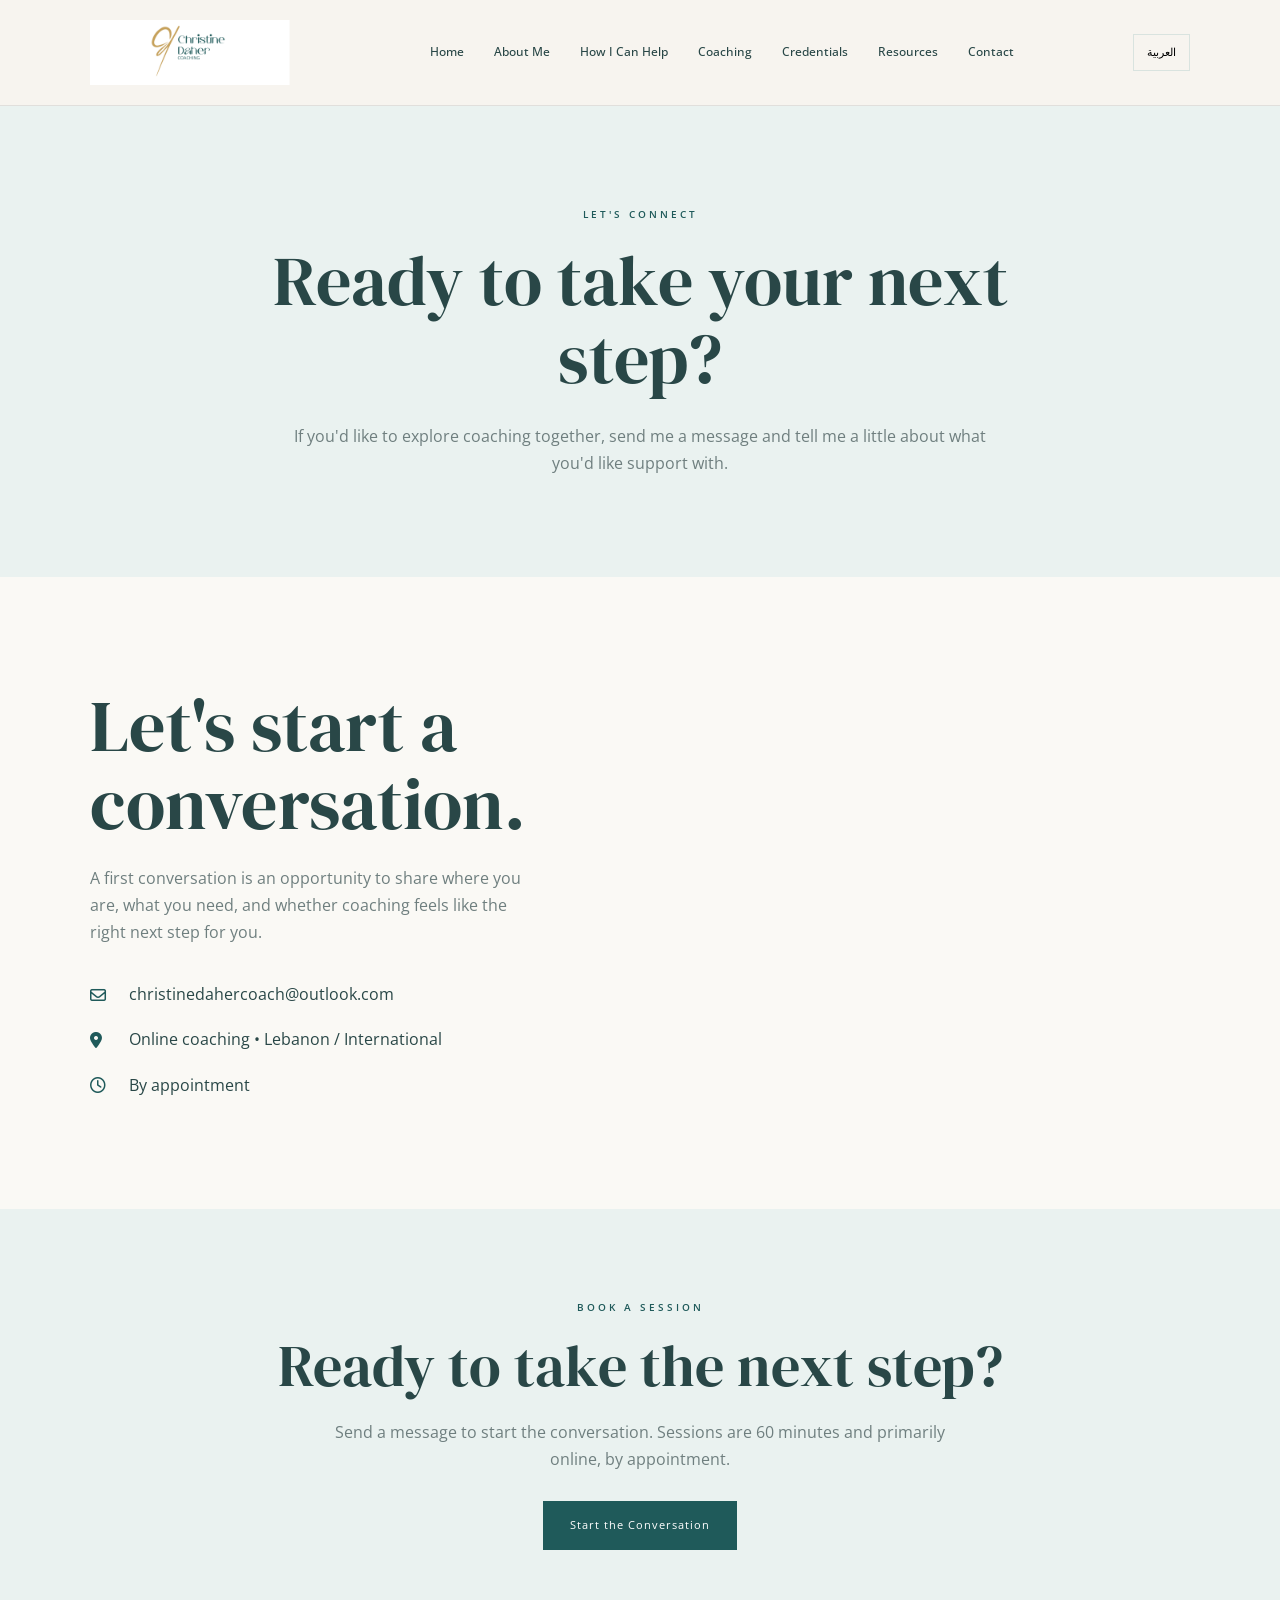
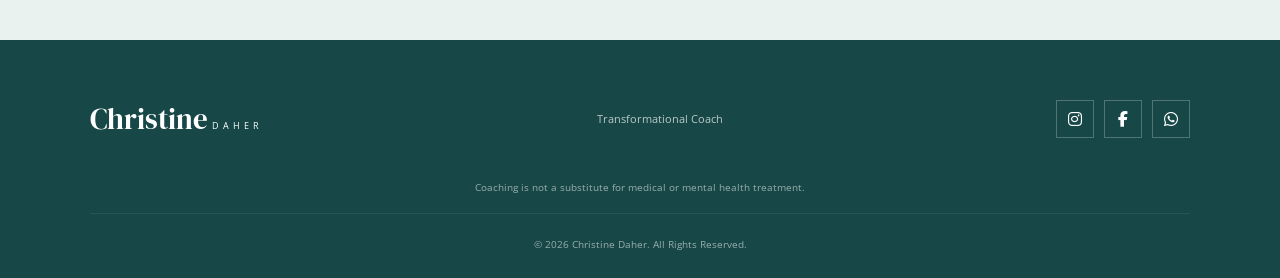
<file: contact.html>
<!DOCTYPE html>
<html lang="en" dir="ltr">
    <head>
        <meta charset="UTF-8">
        <meta name="viewport" content="width=device-width,initial-scale=1.0">
        <title>Contact | Christine Daher</title>
        <link rel="stylesheet" href="style.css">
        <link rel="preconnect" href="https://fonts.googleapis.com">
        <link rel="preconnect" href="https://fonts.gstatic.com" crossorigin>
        <link href="https://fonts.googleapis.com/css2?family=DM+Serif+Display&family=Open+Sans:wght@300;400;500;600;700&display=swap" rel="stylesheet">
        <link rel="stylesheet" href="https://cdnjs.cloudflare.com/ajax/libs/font-awesome/6.5.2/css/all.min.css">
    </head>
    <body>
<header class="navbar">
    <a href="index.html" class="logo">
        <img src="images/logo.png" alt="Christine Daher">
    </a>
    <nav class="nav-links">
        <a href="index.html" data-en="Home" data-ar="الرئيسية">Home</a>
        <a href="about.html" data-en="About Me" data-ar="من أنا">About Me</a>
        <a href="services.html" data-en="How I Can Help" 
        data-ar="كيف يمكنني مساعدتك">How I Can Help</a>
        <a href="coaching.html" data-en="Coaching" 
        data-ar="الكوتشينغ">Coaching</a>
        <a href="credentials.html" data-en="Credentials" data-ar="الشهادات">Credentials</a>
        <a href="resources.html" data-en="Resources" data-ar="المصادر">Resources</a>
        <a href="contact.html" data-en="Contact" data-ar="تواصل معي">Contact</a>
    </nav>
    <div class="nav-actions">
        <button id="languageBtn" class="language-btn">العربية</button>
        <button class="menu-btn" id="menuBtn">
            <i class="fas fa-bars"></i>
        </button>
    </div>
</header>
<div class="mobile-menu" id="mobileMenu">
    <a href="index.html" data-en="Home" data-ar="الرئيسية">Home</a>
    <a href="about.html" data-en="About Me" data-ar="من أنا">About Me</a>
    <a href="services.html" data-en="How I Can Help" data-ar="كيف يمكنني مساعدتك">
        How I Can Help</a>
        <a href="coaching.html" data-en="Coaching" data-ar="الكوتشينغ">Coaching</a>
        <a href="credentials.html" data-en="Credentials" data-ar="الشهادات">Credentials</a>
        <a href="resources.html" data-en="Resources" data-ar="المصادر">Resources</a>
        <a href="contact.html" data-en="Contact" data-ar="تواصل معي">Contact</a>
    </div>
<section class="services-hero">
    <p class="section-label" data-en="LET'S CONNECT" data-ar="لنتواصل">LET'S CONNECT</p>
    <h1 data-en="Ready to take your next step?" 
    data-ar="هل أنت مستعد لاتخاذ خطوتك التالية؟">Ready to take your next step?</h1>
    <p data-en="If you'd like to explore coaching together, send me a message and tell me a little about what you'd like support with." data-ar="إذا كنت ترغب في استكشاف الكوتشينغ معي، أرسل لي رسالة وأخبرني قليلاً عن المجال الذي ترغب في الحصول على دعم فيه.">If you'd like to explore coaching together, send me a message and tell me a little about what you'd like support with.</p></section>
<section class="contact-page"><div class="contact-info">
    <h1 data-en="Let's start a conversation." data-ar="لنبدأ حواراً.">
        Let's start a conversation.</h1>
        <p data-en="A first conversation is an opportunity to share where you are, what you need, and whether coaching feels like the right next step for you." 
        data-ar="المحادثة الأولى هي فرصة لمشاركة وضعك الحالي، وما تحتاج إليه، ومعرفة ما إذا كان الكوتشينغ هو الخطوة المناسبة لك.">
        A first conversation is an opportunity to share where you are, what you need, and whether coaching feels like the right next step for you.</p>
        <div class="contact-details">
            <div class="contact-item"><i class="fa-regular fa-envelope"></i>
                <span>christinedahercoach@outlook.com</span>
            </div>
            <div class="contact-item">
                <i class="fa-solid fa-location-dot"></i>
                <span data-en="Online coaching • Lebanon / International"
                 data-ar="جلسات أونلاين • لبنان / دولياً">Online coaching • Lebanon / International</span>
                </div>
                <div class="contact-item">
                    <i class="fa-regular fa-clock"></i>
                    <span data-en="By appointment" data-ar="بموعد مسبق">By appointment</span>
                </div>
            </div>
        </div>
        
    </section>

<section class="booking-note">
<div class="booking-note-inner">
<p class="section-label" data-en="BOOK A SESSION" data-ar="احجز جلسة">BOOK A SESSION</p>
<h2 data-en="Ready to take the next step?"
 data-ar="هل أنت مستعد لاتخاذ الخطوة التالية؟">Ready to take the next step?</h2>
<p data-en="Send a message to start the conversation. Sessions are 60 minutes and primarily online, by appointment." 
data-ar="أرسل رسالة لبدء الحوار. مدة الجلسة 60 دقيقة وتُعقد بشكل أساسي أونلاين، بموعد مسبق.">
Send a message to start the conversation. Sessions are 60 minutes and primarily online, by appointment.</p>
<a href="#contactForm" class="btn primary-btn" data-en="Start the Conversation" data-ar="ابدأ الحوار">Start the Conversation</a>
</div>
</section>
<footer>
    <div class="footer-content">
        <div class="footer-logo">
            <span>Christine</span>
            <small>Daher</small>
        </div>
        <p data-en="Transformational Coach" data-ar="الكوتشينغ التحوّلي والصحّي">
            Transformative & Health Coaching</p>
            <div class="social-icons">
                <a href="https://www.instagram.com/coach.christinedaher/" aria-label="Instagram">
                <i class="fab fa-instagram"></i>
            </a>
            <a href="https://www.facebook.com/people/Coach-Christine-Daher/61581921083925/?locale=sw_KE#" aria-label="Facebook">
                <i class="fab fa-facebook-f"></i>
            </a>
           <a href="https://wa.me/9613268496" 
            target="-blank" aria-label="Whatsapp">
                <i class="fab fa-whatsapp"></i>
            </a>
                </a>
            </div>
        </div>
        <p class="footer-disclaimer" data-en="Coaching is not a substitute for medical or mental health treatment." 
        data-ar="الكوتشينغ لا يُعد بديلاً عن العلاج الطبي أو علاج الصحة النفسية.">
        Coaching is not a substitute for medical or mental health treatment.</p>
        <div class="copyright">© 2026 Christine Daher. All Rights Reserved.</div>
    </footer>
    <script src="script.js"></script>
</body>
</html>
</file>
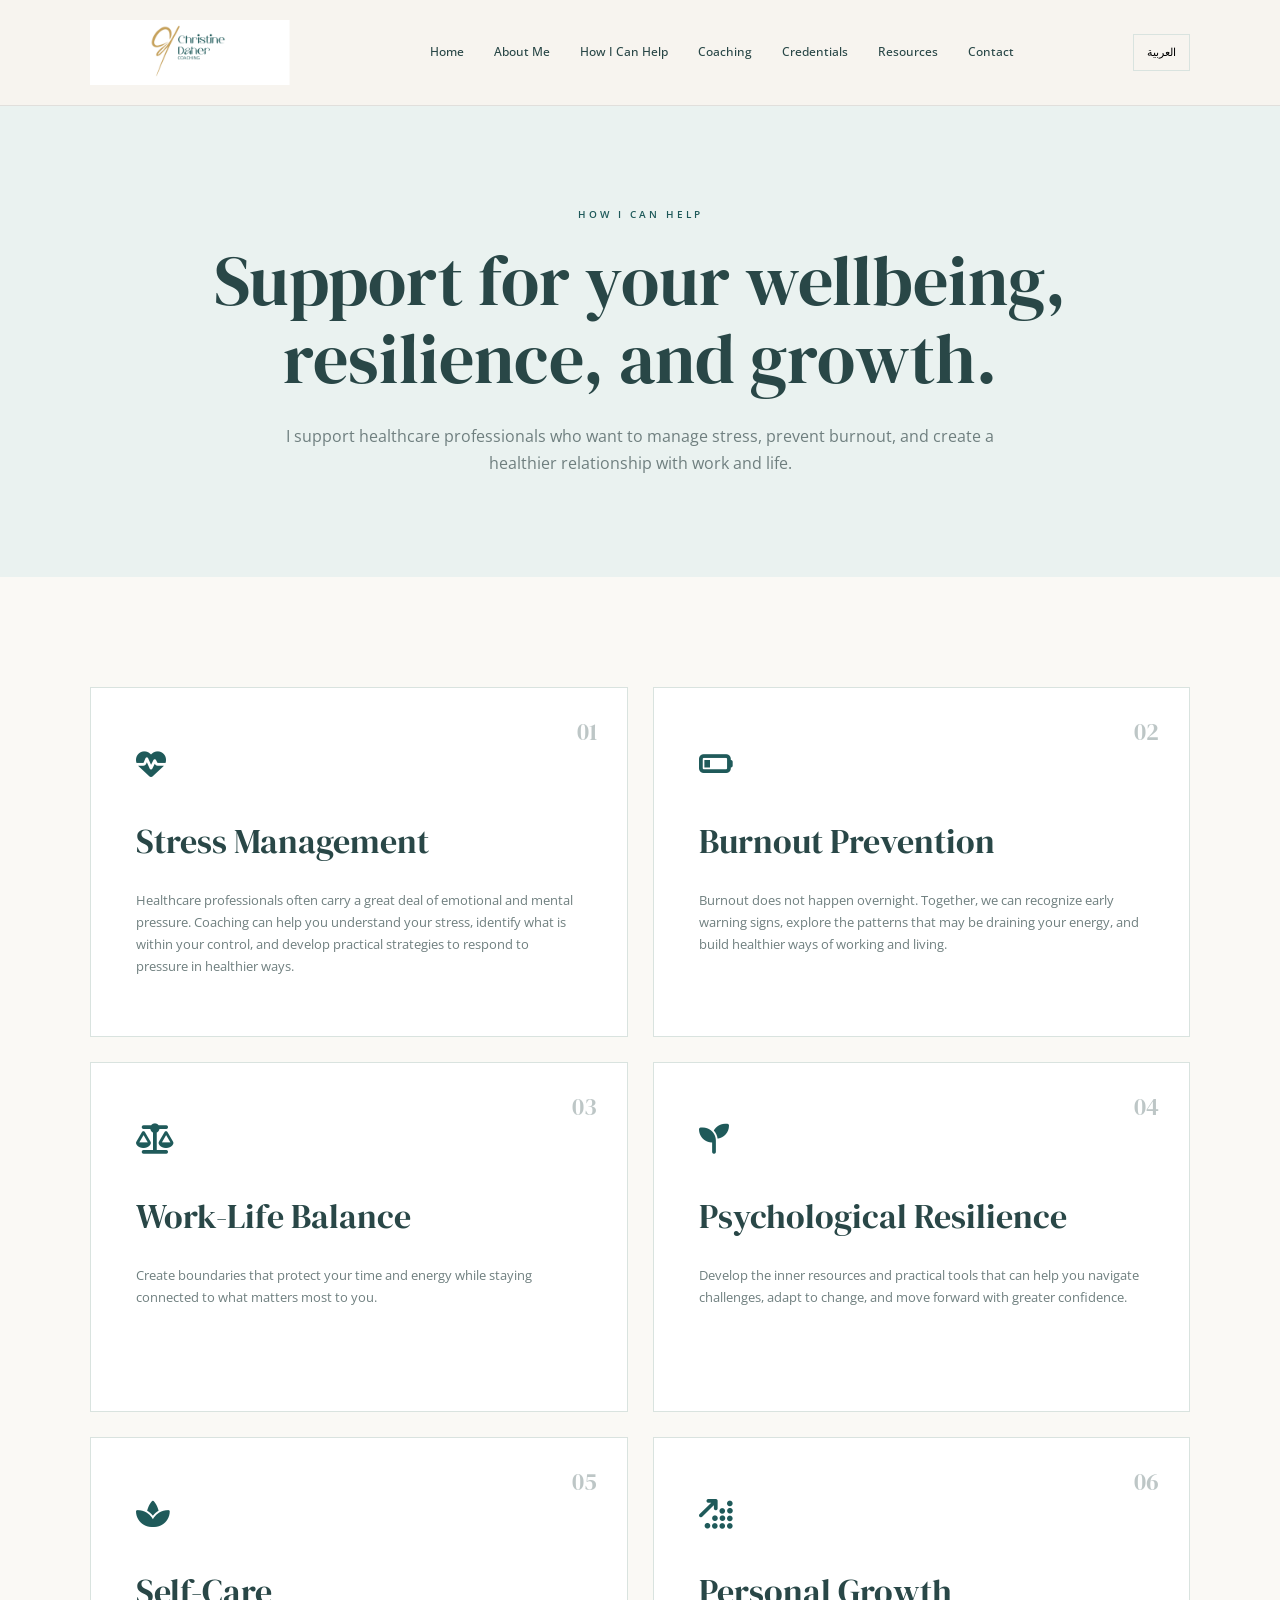
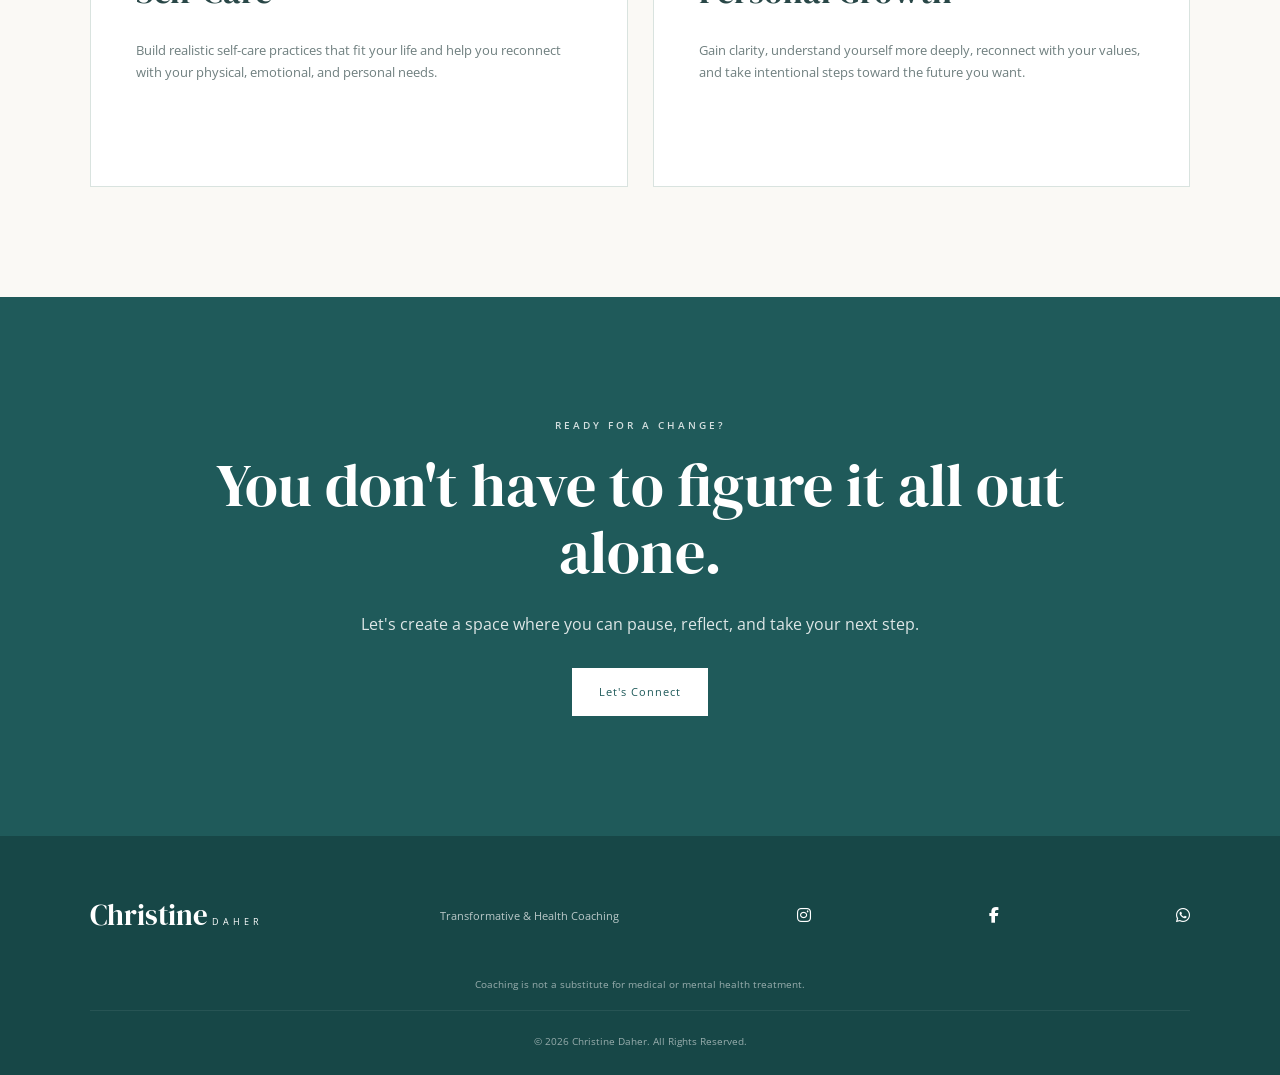
<file: services.html>
<!DOCTYPE html>
<html lang="en" dir="ltr">
    <head>
        <meta charset="UTF-8">
        <meta name="viewport" content="width=device-width,initial-scale=1.0">
        <title>How I Can Help | Christine Daher</title>
        <link rel="stylesheet" href="style.css">
        <link rel="preconnect" href="https://fonts.googleapis.com">
        <link rel="preconnect" href="https://fonts.gstatic.com" crossorigin>
        <link href="https://fonts.googleapis.com/css2?family=DM+Serif+Display&family=Open+Sans:wght@300;400;500;600;700&display=swap" rel="stylesheet">
        <link rel="stylesheet" href="https://cdnjs.cloudflare.com/ajax/libs/font-awesome/6.5.2/css/all.min.css">
    </head>
    <body>
<header class="navbar">
    <a href="index.html" class="logo">
        <img src="images/logo.png" alt="Christine Daher">
    </a>
    <nav class="nav-links">
        <a href="index.html" data-en="Home" data-ar="الرئيسية">Home</a>
        <a href="about.html" data-en="About Me" data-ar="من أنا">About Me</a>
        <a href="services.html" data-en="How I Can Help" data-ar="كيف يمكنني مساعدتك">
            How I Can Help</a>
            <a href="coaching.html" data-en="Coaching" data-ar="الكوتشينغ">Coaching</a>
            <a href="credentials.html" data-en="Credentials" data-ar="الشهادات">Credentials</a>
            <a href="resources.html" data-en="Resources" data-ar="المصادر">Resources</a>
            <a href="contact.html" data-en="Contact" data-ar="تواصل معي">Contact</a>
        </nav>
        <div class="nav-actions">
            <button id="languageBtn" class="language-btn">العربية</button>
            <button class="menu-btn" id="menuBtn">
                <i class="fas fa-bars"></i>
            </button>
        </div>
    </header>
    <div class="mobile-menu" id="mobileMenu">
        <a href="index.html" data-en="Home" data-ar="الرئيسية">Home</a>
        <a href="about.html" data-en="About Me" data-ar="من أنا">About Me</a>
        <a href="services.html" data-en="How I Can Help" data-ar="كيف يمكنني مساعدتك">How I Can Help</a>
        <a href="coaching.html" data-en="Coaching" data-ar="الكوتشينغ">Coaching</a>
        <a href="credentials.html" data-en="Credentials" data-ar="الشهادات">Credentials</a>
        <a href="resources.html" data-en="Resources" data-ar="المصادر">Resources</a>
        <a href="contact.html" data-en="Contact" data-ar="تواصل معي">Contact</a>
    </div>
<section class="services-hero">
    <p class="section-label" data-en="HOW I CAN HELP" data-ar="كيف يمكنني مساعدتك">
        HOW I CAN HELP</p>
        <h1 data-en="Support for your wellbeing, resilience, and growth." 
        data-ar="دعم لرفاهيتك، ومرونتك النفسية، ونموك الشخصي.">
        Support for your wellbeing, resilience, and growth.</h1>
        <p data-en="I support healthcare professionals who want to manage stress, prevent burnout, and create a healthier relationship with work and life." 
        data-ar="أدعم العاملين في مجال الرعاية الصحية الذين يرغبون في إدارة الضغوط، والوقاية من الإرهاق المهني، وبناء علاقة أكثر توازناً مع العمل والحياة.">
        I support healthcare professionals who want to manage stress, prevent burnout, and create a healthier relationship with work and life.</p>
    </section>
<section class="services-page">
    <div class="service-large">
        <div class="service-number">01</div>
        <div class="service-large-icon">
            <i class="fa-solid fa-heart-pulse"></i>
        </div>
        <h2 data-en="Stress Management" data-ar="إدارة الضغوط">Stress Management</h2>
        <p data-en="Healthcare professionals often carry a great deal of emotional and mental pressure. Coaching can help you understand your stress, identify what is within your control, and develop practical strategies to respond to pressure in healthier ways." 
        data-ar="غالباً ما يتحمّل العاملون في مجال الرعاية الصحية الكثير من الضغوط النفسية والعاطفية. يمكن للكوتشينغ أن يساعدك على فهم مصادر الضغط، وتحديد ما يمكنك التحكم به، وتطوير استراتيجيات عملية للتعامل مع الضغوط بطريقة أكثر صحة.">
        Healthcare professionals often carry a great deal of emotional and mental pressure. Coaching can help you understand your stress, identify what is within your control, and develop practical strategies to respond to pressure in healthier ways.</p>
    </div>
    <div class="service-large">
        <div class="service-number">02</div>
        <div class="service-large-icon">
            <i class="fa-solid fa-battery-quarter"></i>
        </div>
        <h2 data-en="Burnout Prevention" data-ar="الوقاية من الإرهاق المهني">Burnout Prevention</h2>
        <p data-en="Burnout does not  happen overnight. Together, we can recognize early warning signs, explore the patterns that may be draining your energy, and build healthier ways of working and living." 
        data-ar="الإرهاق المهني لا يحدث دائماً بشكل مفاجئ. معاً، يمكننا التعرّف إلى العلامات المبكرة، وفهم الأنماط التي تستنزف طاقتك، وبناء طرق أكثر صحة في العمل والحياة.">
        Burnout does not always happen overnight. Together, we can recognize early warning signs, explore the patterns that may be draining your energy, and build healthier ways of working and living.</p>
    </div>
    <div class="service-large">
        <div class="service-number">03</div>
        <div class="service-large-icon">
            <i class="fa-solid fa-scale-balanced"></i>
        </div>
        <h2 data-en="Work-Life Balance" data-ar="التوازن بين العمل والحياة">
            Work-Life Balance</h2>
            <p data-en="Create boundaries that protect your time and energy while staying connected to what matters most to you." 
            data-ar="ساعد نفسك على بناء حدود تحمي وقتك وطاقتك، مع الحفاظ على ارتباطك بما هو مهم بالنسبة إليك.">
            Create boundaries that protect your time and energy while staying connected to what matters most to you.</p>
        </div>
        <div class="service-large">
            <div class="service-number">04</div>
            <div class="service-large-icon">
                <i class="fa-solid fa-seedling"></i>
            </div>
            <h2 data-en="Psychological Resilience" data-ar="المرونة النفسية">
                Psychological Resilience</h2>
                <p data-en="Develop the inner resources and practical tools that can help you navigate challenges, adapt to change, and move forward with greater confidence." 
                data-ar="طوّر الموارد الداخلية والأدوات العملية التي تساعدك على مواجهة التحديات، والتكيف مع التغيير، والمضي قدماً بثقة أكبر.">
                Develop the inner resources and practical tools that can help you navigate challenges, adapt to change, and move forward with greater confidence.</p>
            </div>
            <div class="service-large">
                <div class="service-number">05</div>
                <div class="service-large-icon">
                    <i class="fa-solid fa-spa"></i>
                </div>
                <h2 data-en="Self-Care" data-ar="العناية بالذات">Self-Care</h2>
                <p data-en="Build realistic self-care practices that fit your life and help you reconnect with your physical, emotional, and personal needs." 
                data-ar="ابنِ ممارسات واقعية للعناية بالذات تتناسب مع حياتك وتساعدك على إعادة التواصل مع احتياجاتك الجسدية والعاطفية والشخصية.">
                Build realistic self-care practices that fit your life and help you reconnect with your physical, emotional, and personal needs.</p>
            </div>
            <div class="service-large">
                <div class="service-number">06</div>
                <div class="service-large-icon">
                    <i class="fa-solid fa-arrow-up-right-dots"></i>
                </div>
                <h2 data-en="Personal Growth" data-ar="تطوير الذات">Personal Growth</h2>
                <p data-en="Gain clarity, understand yourself more deeply, reconnect with your values, and take intentional steps toward the future you want." 
                data-ar="اكتسب وضوحاً أكبر، وافهم ذاتك بشكل أعمق، وأعد التواصل مع قيمك، واتخذ خطوات واعية نحو المستقبل الذي تريده.">
                Gain clarity, understand yourself more deeply, reconnect with your values, and take intentional steps toward the future you want.</p>
            </div>
        </section>
<section class="services-cta">
    <p class="section-label" data-en="READY FOR A CHANGE?"
     data-ar="هل أنت مستعد للتغيير؟">READY FOR A CHANGE?</p>
     <h2 data-en="You don't have to figure it all out alone." 
     data-ar="لست مضطراً لمعرفة كل شيء بمفردك.">You don't have to figure it all out alone.</h2>
     <p data-en="Let's create a space where you can pause, reflect, and take your next step." data-ar="لنخلق معاً مساحة تستطيع فيها التوقف، والتأمل، واتخاذ خطوتك التالية.">
        Let's create a space where you can pause, reflect, and take your next step.</p>
        <a href="contact.html" class="btn primary-btn" data-en="Let's Connect"
         data-ar="لنتواصل">Let's Connect</a>
        </section>
<footer>
    <div class="footer-content">
        <div class="footer-logo">
            <span>Christine</span>
            <small>Daher</small>
        </div>
        <p data-en="Transformative & Health Coaching" 
        data-ar="الكوتشينغ التحوّلي والصحّي">Transformational Coach</p>
        <a href="https://www.instagram.com/coach.christinedaher/" aria-label="Instagram">
                <i class="fab fa-instagram"></i>
            </a>
            <a href="https://www.facebook.com/people/Coach-Christine-Daher/61581921083925/?locale=sw_KE#" aria-label="Facebook">
                <i class="fab fa-facebook-f"></i>
            </a>
           <a href="https://wa.me/9613268496" 
            target="-blank" aria-label="Whatsapp">
                <i class="fab fa-whatsapp"></i>
            </a>
        </div>
    </div>
    <p class="footer-disclaimer" data-en="Coaching is not a substitute for medical or mental health treatment." 
    data-ar="الكوتشينغ لا يُعد بديلاً عن العلاج الطبي أو علاج الصحة النفسية.">
    Coaching is not a substitute for medical or mental health treatment.</p>
    <div class="copyright">© 2026 Christine Daher. All Rights Reserved.</div>
</footer>
<script src="script.js"></script>
</body>
</html>
</file>
<file: style.css>
*{
    margin:0;
    padding:0;
    box-sizing:border-box;
}
:root{
    --brand-teal:#1f5a5a;
    --brand-teal-dark:#174747;
    --brand-teal-light:#eaf2f0;
    --brand-gold:#c6a15b;
    --brand-gold-light:#e8d5a8;
    --brand-white:#ffffff;
    --brand-cream:#faf9f5;
    --brand-text:#294747;
    --brand-muted:#6f7f7f;
    --brand-border:#d9e3df;

    /* Keep the existing layout variables so the layout stays unchanged */
    --bg:var(--brand-cream);
    --paper:var(--brand-white);
    --soft:var(--brand-teal-light);
    --sage:var(--brand-teal);
    --sage-dark:var(--brand-teal-dark);
    --text:var(--brand-text);
    --muted:var(--brand-muted);
    --line:var(--brand-border);

    --serif:"Moana Rainy Demo","DM Serif Display",Georgia,serif;
    --sans:"Open Sans",Arial,sans-serif;
}
html{
    scroll-behavior:smooth;
}
body{
    font-family:var(--sans);
    background:var(--bg);
    color:var(--text);
    line-height:1.7;
    overflow-x:hidden;
}
a{
    text-decoration:none;
    color:inherit;
}
button{
    font:inherit;
}
img{
    width:100%;
    display:block;
}
.navbar{
    width:100%;
    padding:20px 7%;
    display:flex;
    align-items:center;
    justify-content:space-between;
    background:rgba(247,244,239,.96);
    backdrop-filter:blur(14px);
    position:sticky;
    top:0;
    z-index:1000;
    border-bottom:1px solid rgba(31,42,55,.10);
}
.logo{
    width: 220px;
    height: 65px;
    display: flex;
    align-items: center;
    overflow: hidden;
    flex-shrink: 0;

}
.logo img{
    width: 200px;
    height: auto;
    object-fit: contain;
    object-position: left center;
    display: block;
}
@media (max-width:650px){
    .logo{
        width: 165px;
        height: 50px;
    }
    .logo img{
        width: 100%;
        height: 100%;
    }

}

.logo span,.footer-logo span{
    font-family:var(--serif);
    font-size:29px;
}
.logo small,.footer-logo small{
    font-size:9px;
    letter-spacing:4px;
    text-transform:uppercase;
    margin-top:5px;
}
.nav-links{
    display:flex;
    gap:30px;
}
.nav-links a{
    font-size:12px;
    font-weight:500;
    position:relative;
    padding:7px 0;
}
.nav-links a:after{
    content:"";
    position:absolute;
    left:0;
    bottom:0;
    width:0;
    height:1px;
    background:var(--sage);
    transition:.3s;
}
.nav-links a:hover:after{
    width:100%;
}
.nav-actions{
    display:flex;
    align-items:center
    ;gap:14px;
}
.language-btn{
    border:1px solid var(--line);
    background:transparent;
    padding:8px 13px;
    cursor:pointer;
    font-size:11px;
}
.menu-btn{
    display:none;
    border:0;
    background:none;
    font-size:21px;
    cursor:pointer;
}
.mobile-menu{
    display:none;
    flex-direction:column;
    gap:18px;
    padding:24px 7%;
    background:var(--bg);
    border-bottom:1px solid var(--line);
}
.mobile-menu.active{
    display:flex;
}
.mobile-menu a{
    font-size:13px;
}
.hero{
    min-height:calc(100vh - 80px);
    padding:70px 7%;
    display:grid;
    grid-template-columns:1.05fr .85fr;
    align-items:center;
    gap:80px;
}
.hero-small,.section-label{
    font-size:10px;
    letter-spacing:3px;
    font-weight:600;
    margin-bottom:18px;
    color:var(--sage);
}
.hero h1{
    font-family:var(--serif);
    font-size:clamp(48px,6vw,78px);
    font-weight:400;
    line-height:1.06;
    max-width:760px;
    margin-bottom:25px;
}

.hero-text{
    max-width:590px;
    color:var(--muted);
    font-size:15px;
    margin-bottom:35px;
}
.hero-buttons{
    display:flex;
    gap:14px;
    flex-wrap:wrap;
}
.btn{
    display:inline-flex;
    align-items:center;
    justify-content:center;
    padding:14px 26px;
    font-size:11px;
    letter-spacing:1px;
    transition:.3s;
    border:1px solid transparent;
}
.primary-btn{
    background:var(--sage);
    color:#fff;
}
.primary-btn:hover{
    transform:translateY(-3px);
    background:var(--sage-dark);
}
.secondary-btn{
    border-color:var(--sage);
}
.secondary-btn:hover{
    background:var(--sage);
    color:#fff;
}
.hero-image,.about-image,.about-main-image,.coaching-hero-image{
    position:relative;
    max-width:520px;
    justify-self:center;
}
.hero-image:after,.about-image:after,.about-main-image:after{
    display:none;
}
.hero-image img,.about-image img,.about-main-image img{
    height:650px;
    object-fit:cover;
    position:relative;
    z-index:1;
}
.intro,.coaching,.personal-message{
    text-align:center;
    padding:120px 15%;
}
.intro{
    background:var(--soft);
}
.intro h2,.section-heading h2,.coaching h2,.contact h2,.about-content h2,.about-main-content h2,.about-philosophy h2,.personal-message h2,.services-hero h1,.services-cta h2,.coaching-hero h1{
    font-family:var(--serif);
    font-weight:400;
    line-height:1.12;
}
.intro h2,.section-heading h2,.coaching h2,.contact h2{
    font-size:clamp(38px,5vw,58px);
    margin-bottom:24px;
}
.intro>p:last-child,.coaching>p:not(.section-label){
    max-width:720px;
    margin:auto;
    color:var(--muted);
}
.services{
    padding:120px 7%;
}
.section-heading{
    text-align:center;
    margin-bottom:55px;
}
.services-grid,.expertise-grid,.benefits-grid,.process-grid{
    display:grid;
    gap:20px;
}
.services-grid{
    grid-template-columns:repeat(4,1fr);
}
.service-card,.expertise-card,.process-card{
    padding:38px 28px;
    background:var(--paper);
    border:1px solid var(--line);
    transition:.35s;
}
.service-card:hover,.expertise-card:hover,.process-card:hover{
    transform:translateY(-7px);
    box-shadow:0 18px 45px rgba(31,42,55,.10);
}
.service-icon,.expertise-card i,.process-card i{
    font-size:25px;
    color:var(--sage);
    margin-bottom:22px;
}
.service-card h3,.expertise-card h3,.process-card h3{
    font-family:var(--serif);
    font-size:24px;
    font-weight:400;
    margin-bottom:12px;
}
.service-card p,.expertise-card p,.process-card p{
    color:var(--muted);
    font-size:13px;
}
.about-preview{
    padding:100px 7%;
    background:var(--soft);
    display:grid;
    grid-template-columns:.9fr 1fr;
    gap:85px;
    align-items:center;
}
.about-image{
    max-width:500px;
}
.about-image img{
    height:550px;
}
.about-content p:not(.section-label){
    color:var(--muted);
    max-width:570px;
    margin-bottom:23px;
}
.text-link{
    font-size:12px;
    font-weight:600;
    border-bottom:1px solid var(--sage);
    padding-bottom:5px;
}
.coaching{
    background:#f7f4ef;
}
.contact{
    background:var(--sage);
    color:#fff;
    text-align:center;
    padding:120px 15%;
}
.contact p{
    max-width:680px;
    margin:0 auto 30px;
}
.contact .section-label{
    color:#fff;
    opacity:.8;
}
.contact .primary-btn,.services-cta .primary-btn,.coaching-cta .primary-btn{
    background:#fff;
    color:var(--sage);
}
footer{
    background:var(--sage-dark);
    color:#fff;
    padding:55px 7% 25px;
}
.footer-content{
    display:flex;
    align-items:center;
    justify-content:space-between;
    gap:30px;
    padding-bottom:35px;
}
.footer-content p{
    font-size:11px;
    opacity:.7;
}
.social-icons{
    display:flex;
    gap:10px;
}
.social-icons a{
    width:38px;
    height:38px;
    border:1px solid rgba(255,255,255,.25);
    display:flex;
    align-items:center;
    justify-content:center;
    transition:.3s;
}
.social-icons a:hover{
    background:#fff;
    color:var(--sage-dark);
}
.copyright{
    text-align:center;
    border-top:1px solid rgba(255,255,255,.13);
    padding-top:22px;
    font-size:10px;
    opacity:.55;
}
.about-hero,.services-hero{
    min-height:52vh;
    padding:100px 8%;
    display:flex;
    flex-direction:column;
    justify-content:center;
    background:var(--soft);
}
.about-hero h1{
    font-family:var(--serif);
    font-size:clamp(48px,6vw,76px);
    font-weight:400;
    line-height:1.08;
    margin-bottom:18px;
}
.about-hero p:last-child{
    color:var(--muted);
}
.about-main{
    padding:120px 7%;
    display:grid;
    grid-template-columns:.85fr 1fr;
    gap:90px;align-items:center;
}
.about-main-image{
    max-width:500px;
}
.about-main-image img{
    height:620px;
}
.about-main-content h2{
    font-size:clamp(40px,5vw,58px);
    margin-bottom:28px;
}
.about-main-content p{
    color:var(--muted);
    font-size:14px;
    margin-bottom:20px;
}
.about-philosophy{
    padding:120px 15%;
    background:var(--sage);
    color:#fff;
    text-align:center;
}
.philosophy-content{
    max-width:820px;
    margin:auto;
}
.about-philosophy h2{
    font-size:clamp(40px,5vw,62px);
    margin-bottom:25px;
}
.about-philosophy .section-label{
    color:#fff;
    opacity:.8;
}
.about-philosophy p:last-child{
    opacity:.85;
}
.expertise{
    padding:120px 7%;
}
.expertise-grid{
    grid-template-columns:repeat(4,1fr);
}
.expertise-card{
    text-align:center;
}
.personal-message{
    background:var(--soft);
}
.personal-message h2{
    font-size:clamp(38px,5vw,58px);
    max-width:900px;
    margin:0 auto 35px;
}
.services-hero{
    text-align:center;
    align-items:center;
    padding-left:12%;
    padding-right:12%;
}
.services-hero h1{
    max-width:900px;
    font-size:clamp(45px,6vw,70px);
    margin-bottom:25px;
}
.services-hero>p:last-child{
    max-width:720px;
    color:var(--muted);
}
.services-page{
    padding:110px 7%;
    display:grid;
    grid-template-columns:repeat(2,1fr);
    gap:25px;
}
.service-large{
    position:relative;
    padding:50px 45px;
    background:var(--paper);
    border:1px solid var(--line);
    min-height:350px;
    transition:.35s;
}
.service-large:hover{
    transform:translateY(-6px);
    box-shadow:0 18px 45px rgba(31,42,55,.10);
}
.service-number{
    position:absolute;
    top:24px;
    right:30px;
    font-family:var(--serif);
    font-size:24px;
    opacity:.3;
}
.service-large-icon{
    font-size:30px;
    color:var(--sage);
    margin-bottom:24px;
}
.service-large h2{
    font-family:var(--serif);
    font-size:34px;
    font-weight:400;
    margin-bottom:18px;
}
.service-large p{
    color:var(--muted);
    font-size:13px;
    max-width:600px;
}
.services-cta,.coaching-cta{
    padding:120px 15%;
    background:var(--sage);
    color:#fff;
    text-align:center;
}
.services-cta h2,.coaching-cta h2{
    font-size:clamp(40px,5vw,60px);
    max-width:850px;
    margin:0 auto 24px;
}
.services-cta>p:not(.section-label),.coaching-cta>p:not(.section-label){
    max-width:680px;
    margin:0 auto 30px;
    opacity:.85;
}
.services-cta .section-label,.coaching-cta .section-label{
    color:#fff;
    opacity:.8;
}
.coaching-hero{
    padding:90px 7%;
    display:grid;
    grid-template-columns:1fr .85fr;
    gap:75px;
    align-items:center;
    background:var(--soft);
}
.coaching-hero-content h1{
    font-size:clamp(46px,5.5vw,70px);
    margin-bottom:24px;
}
.coaching-hero-content>p:not(.section-label){
    color:var(--muted);
    max-width:650px;
    margin-bottom:30px;
}
.coaching-hero-image img{
    height:560px;
    object-fit:cover;
}
.what-coaching{
    padding:110px 15%;
    display:grid;
    grid-template-columns:.8fr 1fr;
    gap:80px;
}
.what-coaching .section-heading{
    text-align:left;
    margin:0;
}
.what-coaching-text p{
    color:var(--muted);
    margin-bottom:22px;
}
.coaching-process{
    padding:110px 7%;
    background:var(--soft);
}
.process-grid{
    grid-template-columns:repeat(4,1fr);
}
.process-card{
    position:relative;
}
.process-card>span{
    display:block;
    font-family:var(--serif);
    font-size:28px;
    opacity:.3;
    margin-bottom:20px;
}
.coaching-approach{
    padding:120px 15%;
    background:var(--sage);
    color:#fff;
}
.approach-content{
    max-width:800px;
    margin:auto;
    text-align:center;
}
.approach-content h2{
    font-family:var(--serif);
    font-size:clamp(40px,5vw,62px);
    font-weight:400;
    line-height:1.12;
    margin-bottom:25px;
}
.approach-content p:not(.section-label){
    opacity:.86;
    margin-bottom:18px;
}
.coaching-for{
    padding:120px 7%;
}
.benefits-grid{
    grid-template-columns:repeat(3,1fr);
}
.benefit{
    display:flex;
    gap:15px;
    align-items:flex-start;
    padding:24px;
    background:var(--paper);
    border:1px solid var(--line);
}
.benefit i{
    color:var(--sage);
    margin-top:4px;
}
.benefit p{
    font-size:13px;
    color:var(--muted);
}
.contact-page{
    padding:110px 7%;
    display:grid;
    grid-template-columns:.8fr 1.2fr;
    gap:80px;
}
.contact-info h1{
    font-family:var(--serif);
    font-size:clamp(48px,6vw,72px);
    font-weight:400;
    line-height:1.08;
    margin-bottom:22px;
}
.contact-info>p{
    color:var(--muted);
    max-width:500px;
    margin-bottom:35px;
}
.contact-details{
    display:grid;
    gap:18px;
}
.contact-item{
    display:flex;
    gap:14px;
    align-items:center;
}
.contact-item i{
    color:var(--sage);
    width:25px;
}
.contact-form{
    background:var(--paper);
    border:1px solid var(--line);
    padding:42px;
}
.form-row{
    display:grid;
    grid-template-columns:1fr 1fr;
    gap:18px;
}
.field{
    margin-bottom:18px;
}
.field label{
    display:block;
    font-size:11px;
    margin-bottom:7px;
}
.field input,.field textarea{
    width:100%;
    border:1px solid var(--line);
    background:#fff;
    padding:13px;
    font-family:var(--sans);
    outline:none;
}
.field textarea{
    min-height:150px;
    resize:vertical;
}
.field input:focus,.field textarea:focus{
    border-color:var(--sage);
}
.form-status{
    font-size:12px;
    color:var(--sage);
    margin-top:15px;
    display:none;
}
.form-status.show{
    display:block;
}
.credentials-preview{
    padding:120px 7%;
    background:var(--soft);
}
.credentials-header{
    text-align:center;
    max-width:850px;
    margin:0 auto 55px;
}
.credentials-header h2{
    font-family:var(--serif);
    font-size:clamp(38px,5vw,58px);
    font-weight:400;
    line-height:1.15;
    margin-bottom:20px;
}
.credentials-header p{
    color:var(--muted);
    max-width:720px;
    margin:auto;
}
.credentials-grid{
    display:grid;
    grid-template-columns:repeat(3,1fr);
    gap:25px;
}
.credential-card{
    background:var(--paper);
    border:1px solid var(--line);
    overflow:hidden;
    transition:.35s;
}
.credential-card:hover{
    transform:translateY(-7px);
    box-shadow:0 18px 45px rgba(31,42,55,.10);
}
.certificate-image{
    position:relative;
    cursor:pointer;
    overflow:hidden;
}
.certificate-image img{
    height:320px;
    object-fit:contain;
    background:#fff;
    padding:14px;
    transition:.5s;
}
.credential-card:hover .certificate-image img{
    transform:scale(1.04);
}
.certificate-overlay{
    position:absolute;
    inset:0;
    background:rgba(48,53,47,.72);
    color:#fff;
    display:flex;
    flex-direction:column;
    align-items:center;
    justify-content:center;
    gap:10px;
    opacity:0;
    transition:.3s;
}
.certificate-image:hover .certificate-overlay{
    opacity:1;
}
.certificate-overlay i{
    font-size:25px;
}
.certificate-overlay span{
    font-size:11px;
    letter-spacing:1px;
}
.credential-info{
    padding:28px;
    position:relative;
}
.credential-number{
    position:absolute;
    right:25px;
    top:24px;
    font-family:var(--serif);
    font-size:24px;
    opacity:.25;
}
.credential-info h3{
    font-family:var(--serif);
    font-size:25px;
    font-weight:400;
    line-height:1.2;
    margin-bottom:10px;
    max-width:80%;
}
.credential-info p{
    font-size:12px;
    margin-bottom:8px;
    color:var(--muted);
}
.credential-info small{
    font-size:10px;
    color:#8a8a83;
}
.lightbox{
    position:fixed;
    inset:0;
    background:rgba(31,42,55,.92);
    display:none;
    align-items:center;
    justify-content:center;
    padding:30px;
    z-index:3000;
}
.lightbox.active{
    display:flex;
}
.lightbox img{
    max-width:min(900px,92vw);
    max-height:88vh;
    width:auto;
    object-fit:contain;
}
.lightbox-close{
    position:absolute;
    top:25px;
    right:30px;
    color:#fff;
    background:none;
    border:0;
    font-size:32px;
    cursor:pointer;
}
/* Brand identity: certificate lightbox close button */
.lightbox-close{
    background:transparent !important;
    color:#ffffff !important;
    border:0 !important;
    box-shadow:none !important;
    padding:0 !important;
}

.reveal{
    opacity:0;
    transform:translateY(24px);
    transition:opacity .7s ease,transform .7s ease;
}
.reveal.visible{
    opacity:1;
    transform:none;
}
html[dir="rtl"] .service-number{
    right:auto;
    left:30px;
}
.rtl-text{
    text-align:right;
}
@media(max-width:1050px){
    .nav-links{
    display:none;
}
.menu-btn{
    display:block;
}
.hero,.coaching-hero{
    grid-template-columns:1fr;
    text-align:center;
}
.hero-image,.coaching-hero-image{
    order:-1;
}
.hero-text,.coaching-hero-content>p:not(.section-label){
    margin-left:auto;
    margin-right:auto;
}
.hero-buttons{
    justify-content:center;
}
.services-grid,.expertise-grid,.process-grid{
    grid-template-columns:repeat(2,1fr);
}
.about-preview,.about-main,.what-coaching,.contact-page{
    grid-template-columns:1fr;
    gap:55px;
}
.about-image,.about-main-image{
    margin:auto;
}
.about-content,.about-main-content{
    text-align:center;
}
.about-content p:not(.section-label){
    margin-left:auto;
    margin-right:auto;
}
.what-coaching .section-heading{
    text-align:center;
}
.benefits-grid{
    grid-template-columns:repeat(2,1fr);
}
.credentials-grid{
    grid-template-columns:1fr 1fr;
}
.footer-content{
    flex-direction:column;
    text-align:center;
}}
@media(max-width:650px){
    .navbar{
        padding:17px 5%;
    }
    .hero{
        padding:55px 5%;
        min-height:auto;
    }
    .hero h1{
        font-size:44px;
    }
    .hero-image img{
        height:470px;
    }
    .intro,.coaching,.contact,.about-philosophy,.personal-message,.services-cta,.coaching-cta{
        padding:85px 8%;
    }
    .services,.expertise,.coaching-for,.credentials-preview{
        padding:85px 5%;
    }
    .services-grid,.expertise-grid,.process-grid,.benefits-grid,.credentials-grid{
        grid-template-columns:1fr;
    }
    .about-preview,.about-main{
        padding:80px 5%;
    }
    .about-image img,.about-main-image img{
        height:450px;
    }
    .services-page{
        grid-template-columns:1fr;
        padding:80px 5%;
    }
    .services-hero{
        padding:80px 7%;
    }
    .service-large{
        padding:40px 30px;
    }
    .coaching-hero{
        padding:70px 6%;
    }
    .coaching-hero-image img{
        height:430px;
    }
    .what-coaching{
        padding:80px 7%;
    }
    .form-row{
        grid-template-columns:1fr;
    }
    .contact-form{
        padding:28px;
    }
    .credentials-header h2{
        font-size:40px;
    }
    .certificate-image img{
        height:270px;
        padding:10px;
    }
    .logo span{
        font-size:25px;
    }
    .footer-content{
        gap:18px;
    }}

/* RESOURCES */
.resources-hero{
    padding:100px 8%;
    text-align:center;
    background:var(--soft);
}
.resources-hero h1{
    font-family:var(--serif);
    font-size:clamp(46px,6vw,72px);
    font-weight:400;
    line-height:1.1;
    margin:15px auto 20px;
    max-width:900px;
}
.resources-hero>p:last-child{
    max-width:720px;
    margin:auto;
    color:var(--muted);
}
.resources-section{
    padding:110px 7%;
    background:var(--bg);
}
.resources-grid{
    display:grid;
    grid-template-columns:repeat(2,1fr);
    gap:35px;
    max-width:1150px;
    margin:auto;
}
.resource-card{
    background:var(--paper);
    border:1px solid var(--line);
    overflow:hidden;
    display:flex;
    flex-direction:column;
    transition:.35s;
}
.resource-card:hover{
    transform:translateY(-6px);
    box-shadow:0 18px 45px rgba(31,42,55,.10);
}
.resource-image{
    background:#fff;
    overflow:hidden;
}
.resource-image img{
    width:100%;
    height:420px;
    object-fit:cover;
    transition:.5s;
}
.resource-card:hover .resource-image img{
    transform:scale(1.02);
}
.resource-content{
    padding:32px;
}
.resource-type{
    font-size:10px;
    letter-spacing:1.5px;
    color:var(--sage);
    font-weight:600;
    margin-bottom:10px;
}
.resource-content h2{
    font-family:var(--serif);
    font-size:30px;
    font-weight:400;
    line-height:1.2;
    margin-bottom:16px;
}
.resource-content>p:not(.resource-type){
    font-size:13px;
    color:var(--muted);
    margin-bottom:25px;
}
.resource-content .primary-btn{
    display:inline-flex;
}
.resources-cta{
    padding:110px 15%;
    background:var(--sage);
    color:#fff;
    text-align:center;
}
.resources-cta .section-label{
    color:#fff;
    opacity:.8;
}
.resources-cta h2{
    font-family:var(--serif);
    font-size:clamp(40px,5vw,60px);
    font-weight:400;
    margin-bottom:20px;
}
.resources-cta>p:not(.section-label){
    max-width:650px;
    margin:0 auto 28px;
    opacity:.88;
}
.resources-cta .primary-btn{
    background:#fff;
    color:var(--sage);
}
@media(max-width:700px){
    .resources-hero{
        padding:75px 7%;
    }
    .resources-section{
        padding:75px 5%;
    }
    .resources-grid{
        grid-template-columns:1fr;
    }
    .resource-image img{
        height:390px;
    }
    .resource-content{
        padding:26px;
    }
    .resources-cta{
        padding:85px 8%;
    }}


/* =========================
   TESTIMONIALS + RESOURCES PREVIEW
========================= */
.testimonials-section{
    padding:120px 7%;
    background:var(--paper);
}
.section-intro{
    max-width:700px;
    margin:0 auto 30px;
    color:var(--muted);
    font-size:14px;
}
.testimonial-placeholder-grid{
    display:grid;
    grid-template-columns:repeat(3,1fr);
    gap:22px;
    max-width:1100px;
    margin:auto;
}
.testimonial-placeholder{
    padding:38px 30px;
    background:var(--bg);
    border:1px solid var(--line);
    text-align:center;
}
.testimonial-placeholder i{
    font-size:25px;
    color:var(--sage);
    margin-bottom:20px;
}
.testimonial-placeholder h3{
    font-family:var(--serif);
    font-size:25px;
    font-weight:400;
    margin-bottom:12px;
}
.testimonial-placeholder p{
    font-size:13px;
    color:var(--muted);
}
.resources-preview{
    padding:110px 15%;
    background:var(--soft);
    text-align:center;
}
.resources-preview .section-heading{
    margin-bottom:0;
}
.resources-preview .btn{
    margin-top:10px;
}

/* =========================
   BOOKING NOTE
========================= */
.booking-note{
    padding:90px 8%;
    background:var(--soft);
    text-align:center;
}
.booking-note-inner{
    max-width:760px;
    margin:auto;
}
.booking-note h2{
    font-family:var(--serif);
    font-size:clamp(40px,5vw,58px);
    font-weight:400;
    line-height:1.12;
    margin-bottom:20px;
}
.booking-note p:not(.section-label){
    color:var(--muted);
    max-width:650px;
    margin:0 auto 28px;
}

/* =========================
   FAQ
========================= */
.faq-section{
    width:100%;
    padding:100px 0 110px;
    background:var(--paper);
}
.faq-section .container{
    max-width:950px;
    margin:0 auto;
    padding:0 20px;
}
.faq-section .section-heading{
    text-align:center;
    margin-bottom:50px;
}
.faq-section .section-label{
    display:inline-block;
    color:var(--sage);
    font-size:13px;
    font-weight:700;
    letter-spacing:2px;
    text-transform:uppercase;
    margin-bottom:12px;
}
.faq-section h2{
    margin:0;
}
.faq-list{
    width:100%;
    border-top:1px solid var(--line);
}
.faq-item{
    border-bottom:1px solid var(--line);
}
.faq-question{
    width:100%;
    min-height:75px;
    padding:20px 5px;
    border:none;
    background:transparent;
    color:var(--text);
    display:flex;
    align-items:center;
    justify-content:space-between;
    gap:20px;
    text-align:left;
    font-family:inherit;
    font-size:17px;
    font-weight:600;
    cursor:pointer;
}
.faq-question:hover{
    color:var(--sage);
}
.faq-icon{
    flex-shrink:0;
    width:32px;
    height:32px;
    border:1px solid var(--line);
    border-radius:50%;
    display:flex;
    align-items:center;
    justify-content:center;
    font-size:22px;
    font-weight:400;
    color:var(--sage);
    transition:transform .3s ease;
}
.faq-answer{
    max-height:0;
    overflow:hidden;
    transition:max-height .45s ease;
}
.faq-answer p{
    padding:0 50px 28px 5px;
    margin:0;
    color:var(--muted);
    line-height:1.8;
    font-size:15px;
}
.faq-answer strong{
    color:var(--text);
    font-weight:700;
}
.faq-item.active .faq-icon{
    transform:rotate(45deg);
}
.faq-item.active .faq-answer{
    max-height:1200px;
}

/* =========================
   FOOTER DISCLAIMER
========================= */
.footer-disclaimer{
    text-align:center;
    font-size:10px;
    line-height:1.6;
    opacity:.55;
    max-width:700px;
    margin:0 auto 18px;
}

/* =========================
   HEADER LOGO - SLIGHTLY LARGER
========================= */
.navbar{
    min-height:80px;
}

@media(max-width:1050px){
 .testimonial-placeholder-grid{
    grid-template-columns:1fr 1fr;
}
}
@media(max-width:650px){
 .testimonials-section{
    padding:85px 5%;
}
 .testimonial-placeholder-grid{
    grid-template-columns:1fr;
}
 .resources-preview{
    padding:80px 8%;
}
 .booking-note{
    padding:75px 8%;
}
 .faq-section{
    padding:70px 0 80px;
}
 .faq-section .section-heading{
    margin-bottom:35px;
}
 .faq-question{
    min-height:65px;
    font-size:15px;
    padding:18px 0;
}
 .faq-answer p{
    padding:0 5px 25px;
    font-size:14px;
    line-height:1.75;
}
 .faq-icon{
    width:29px;
    height:29px;
    font-size:20px;
}
}

.coaching-hero-image img{
    object-fit:contain;
    background:var(--paper);
    border-radius:24px;
    box-shadow:0 18px 45px rgba(31,42,55,.12);
}
</file>
